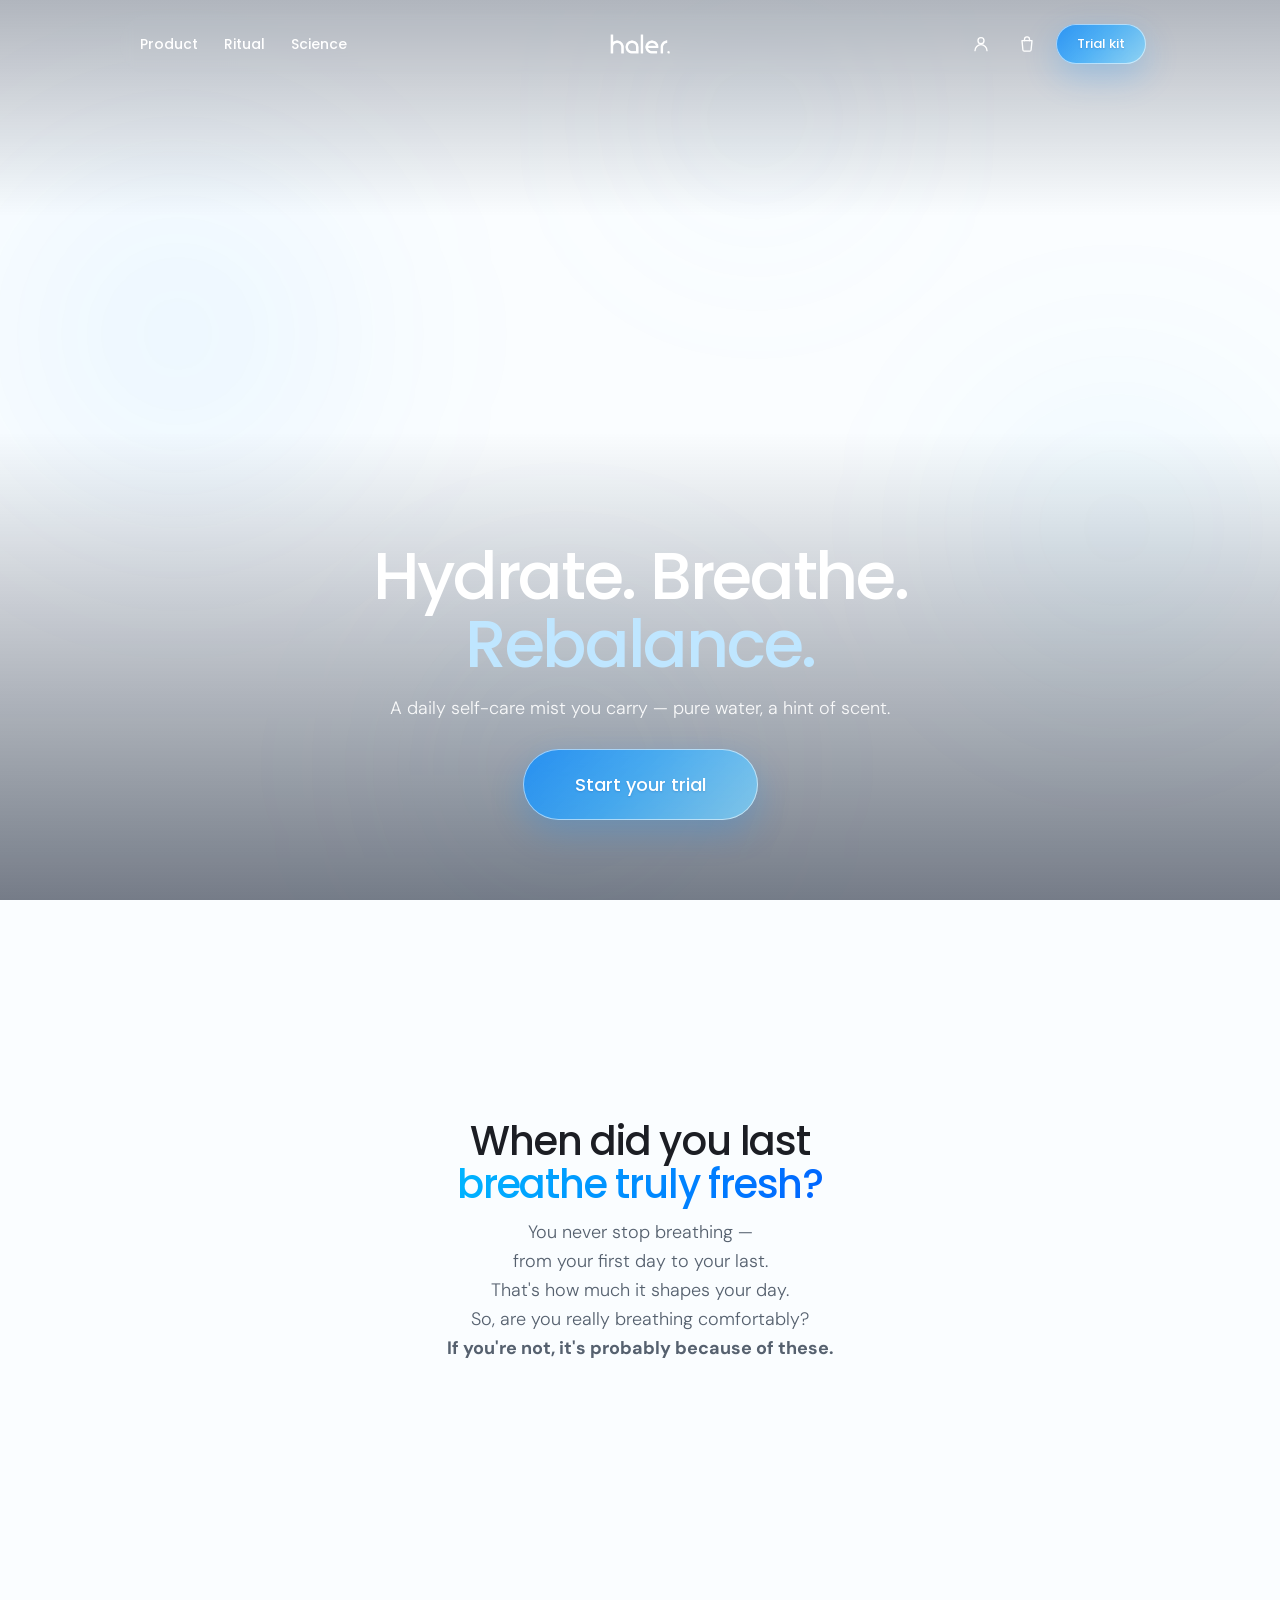
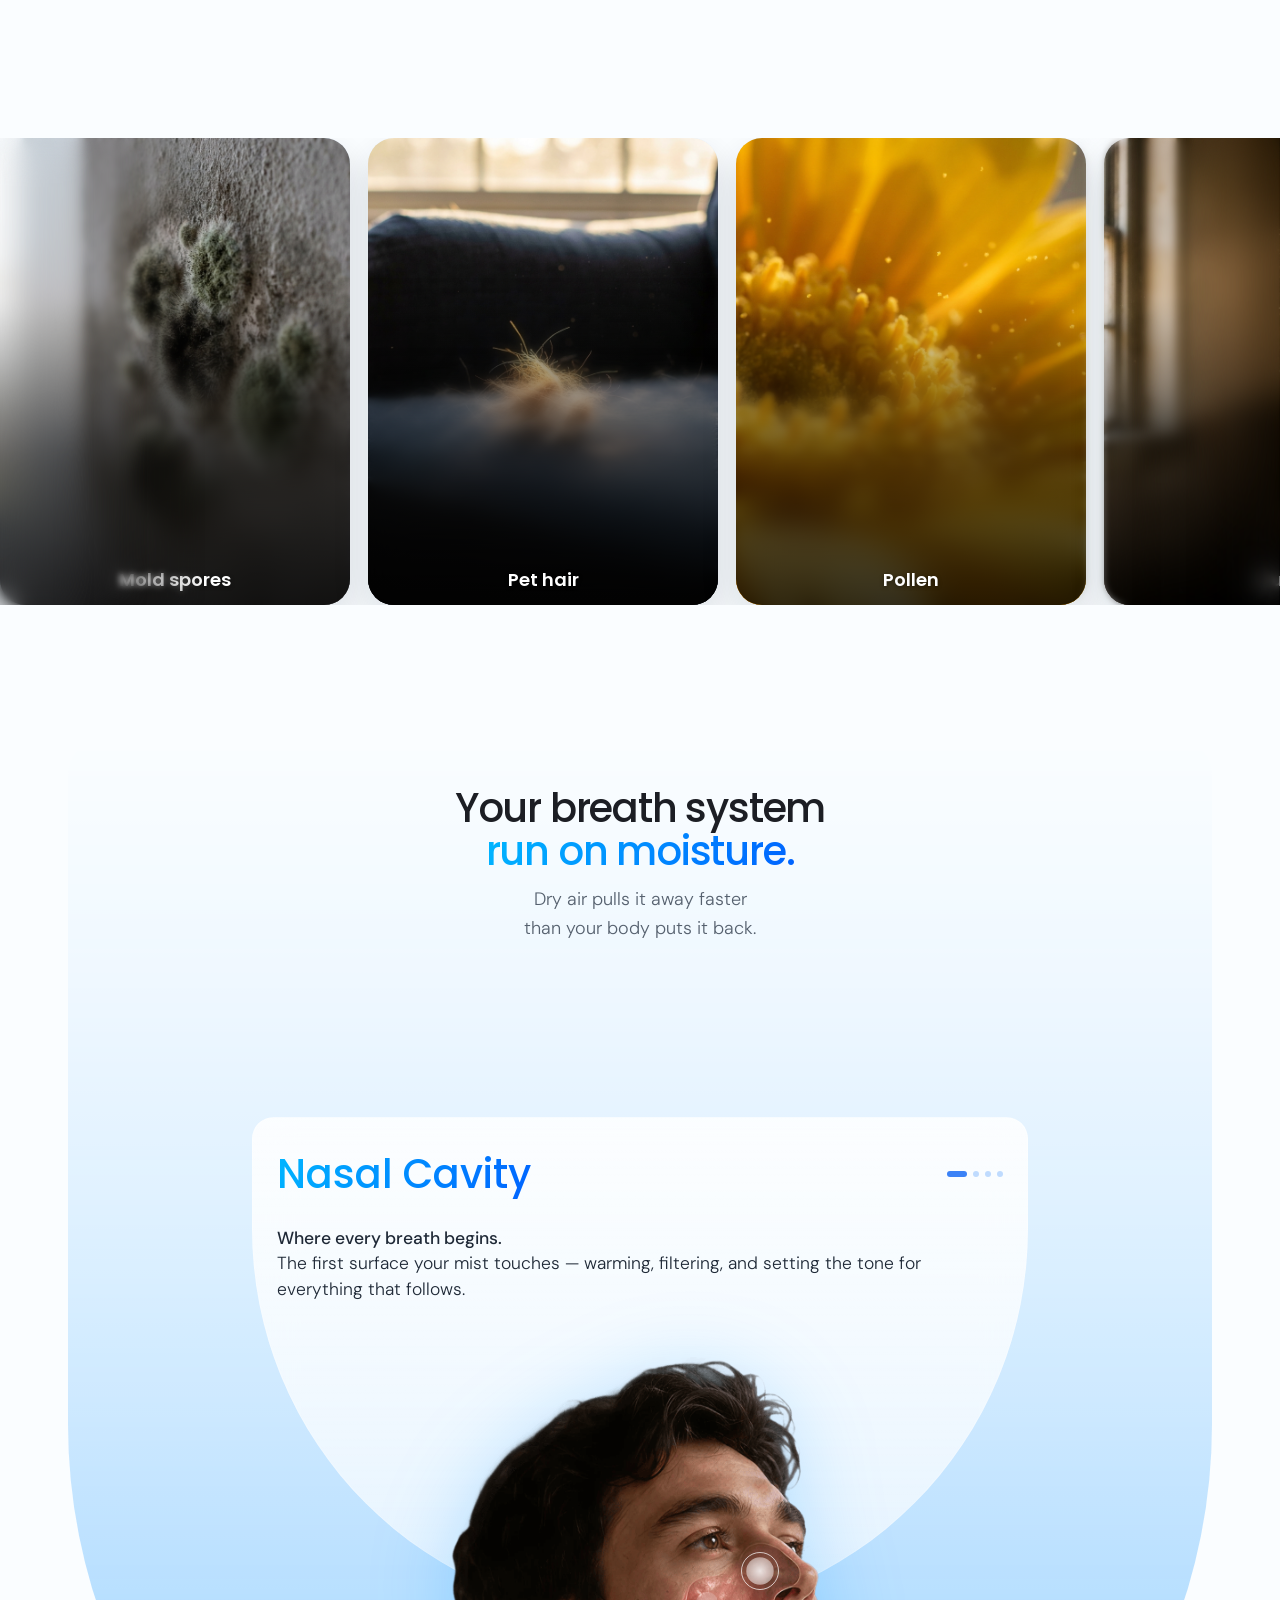
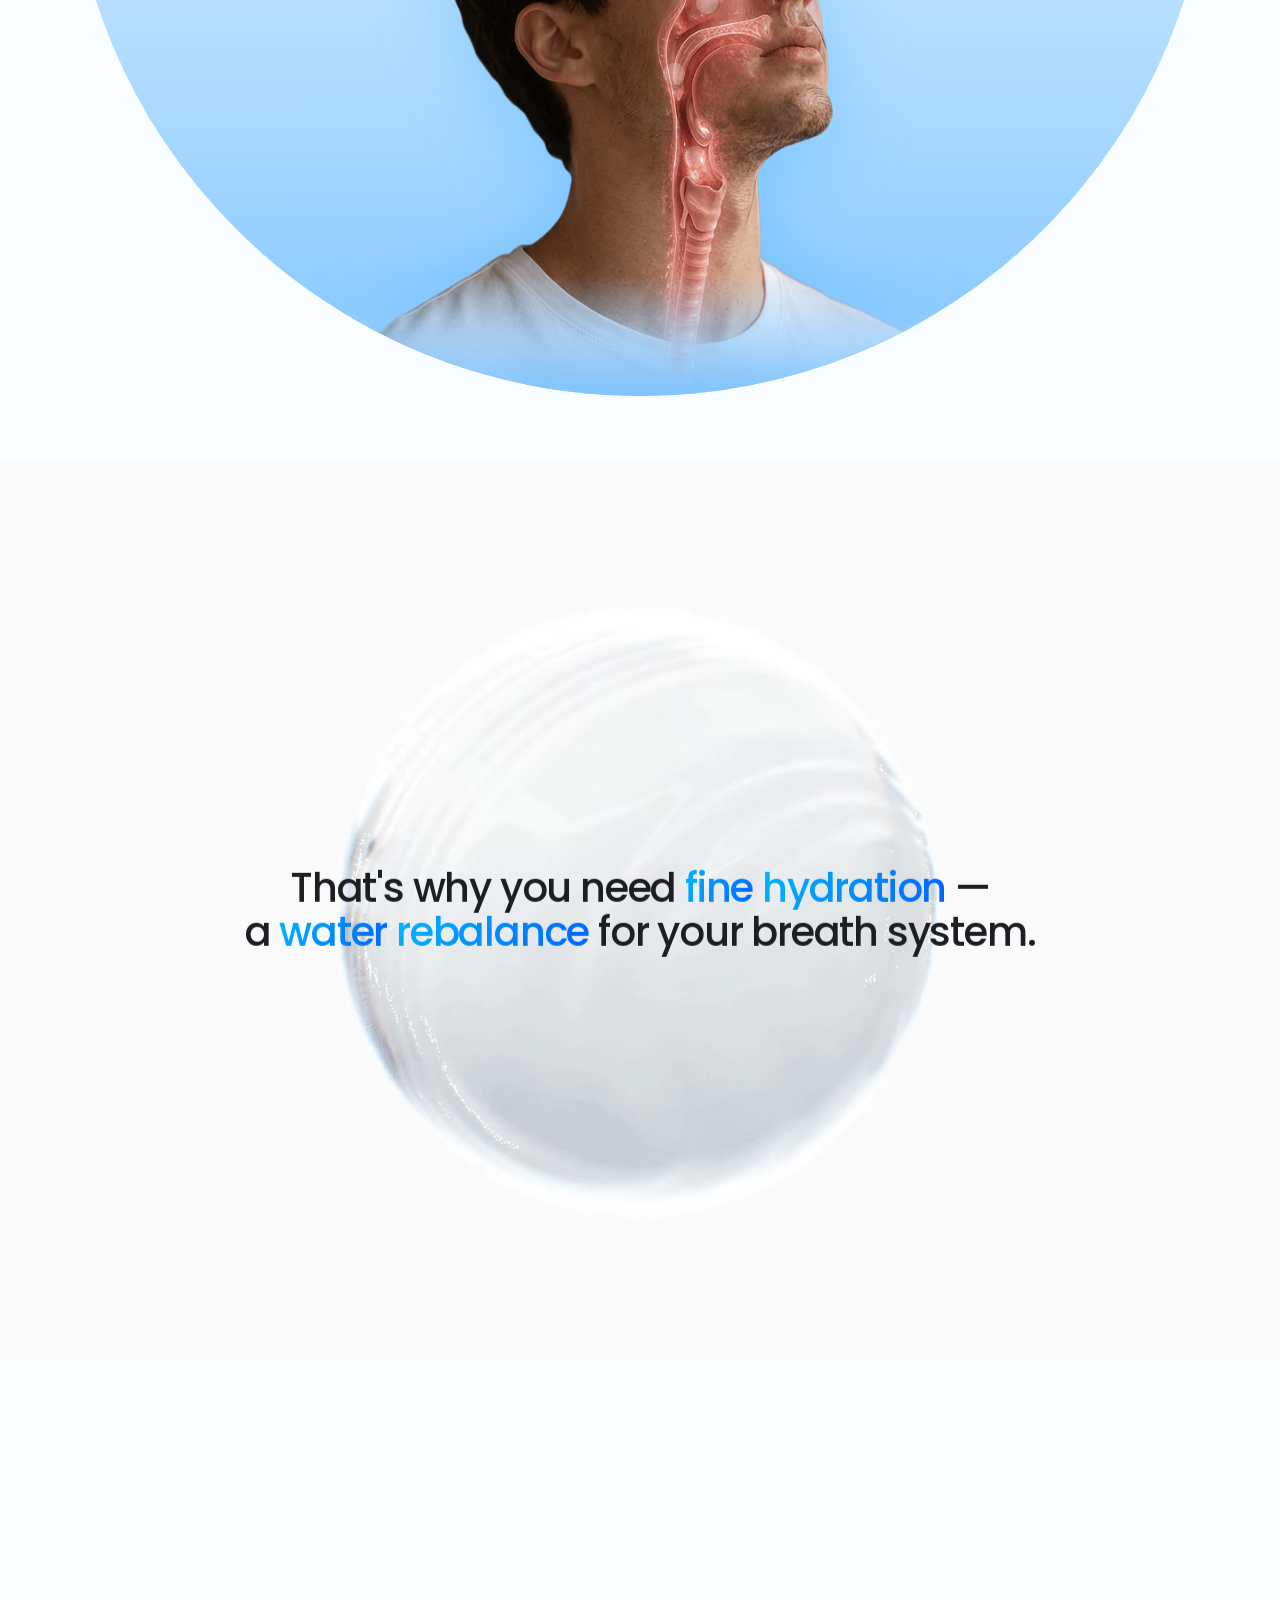
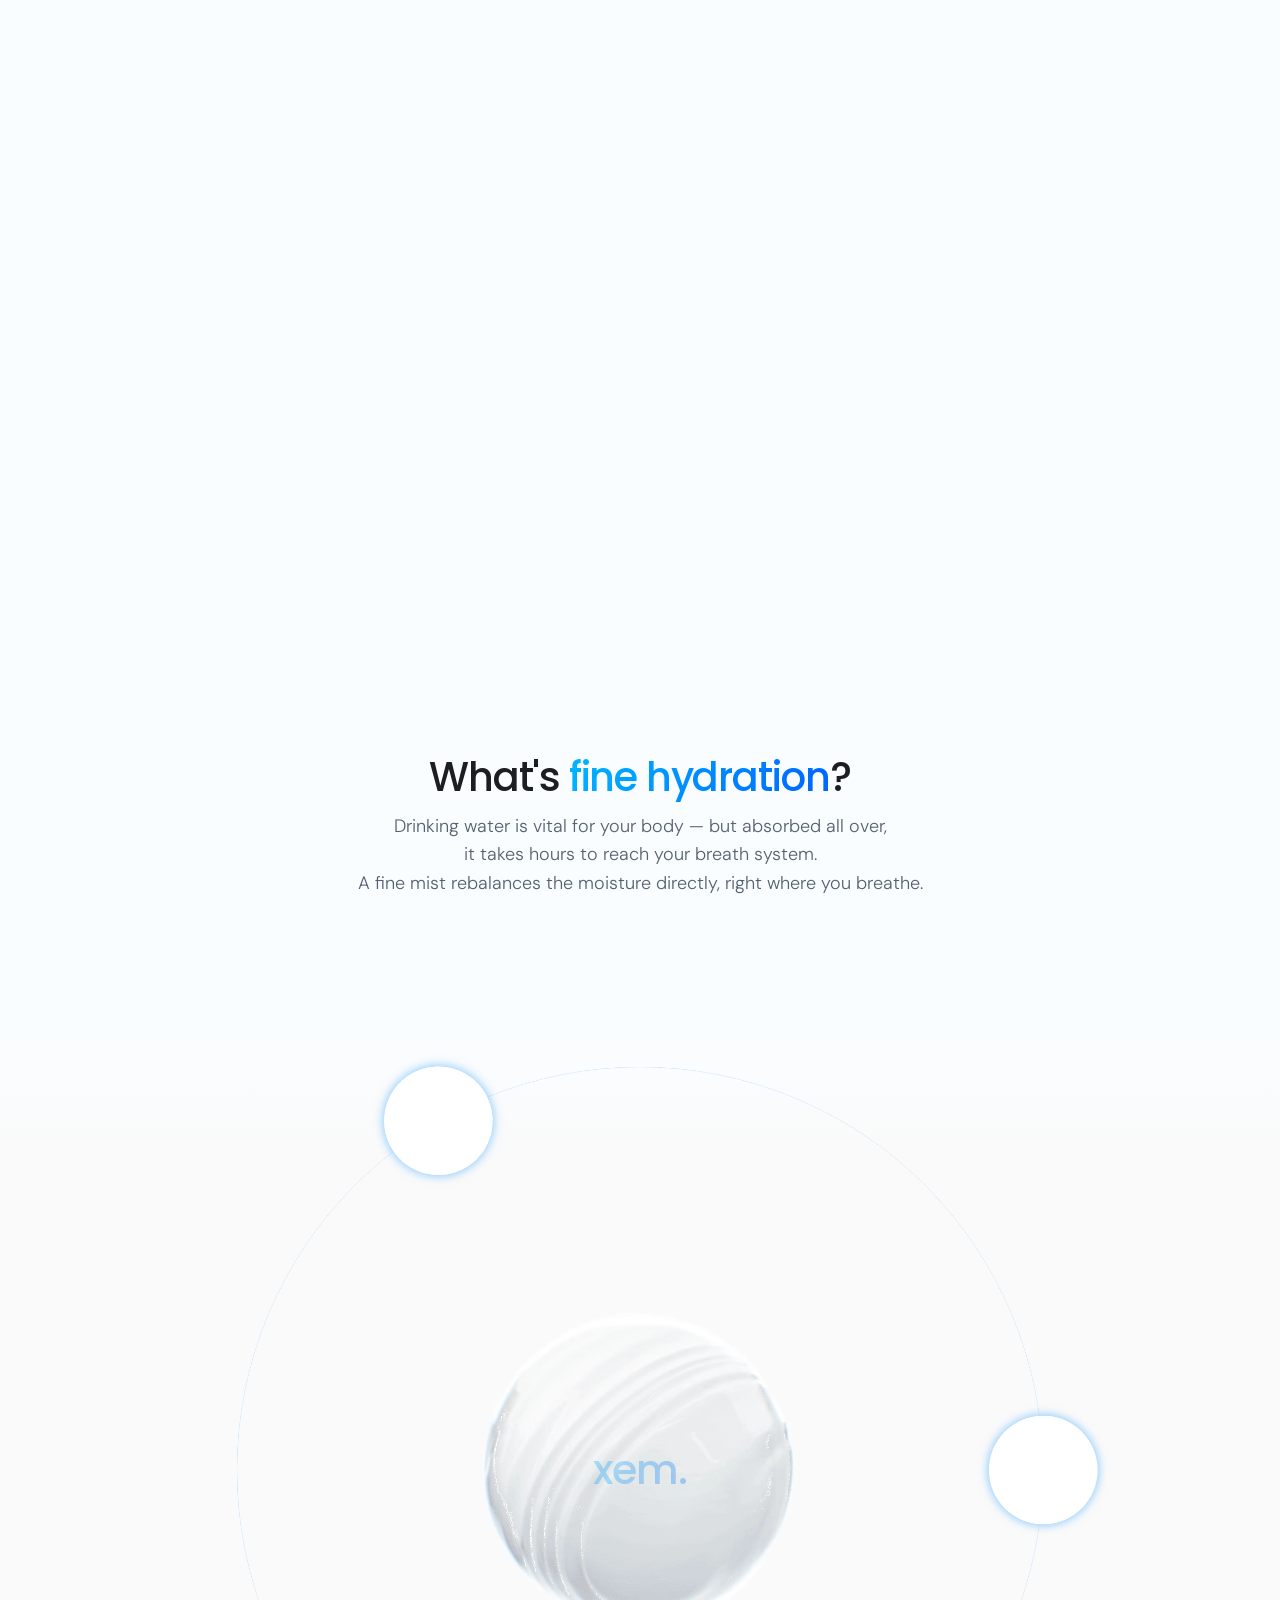
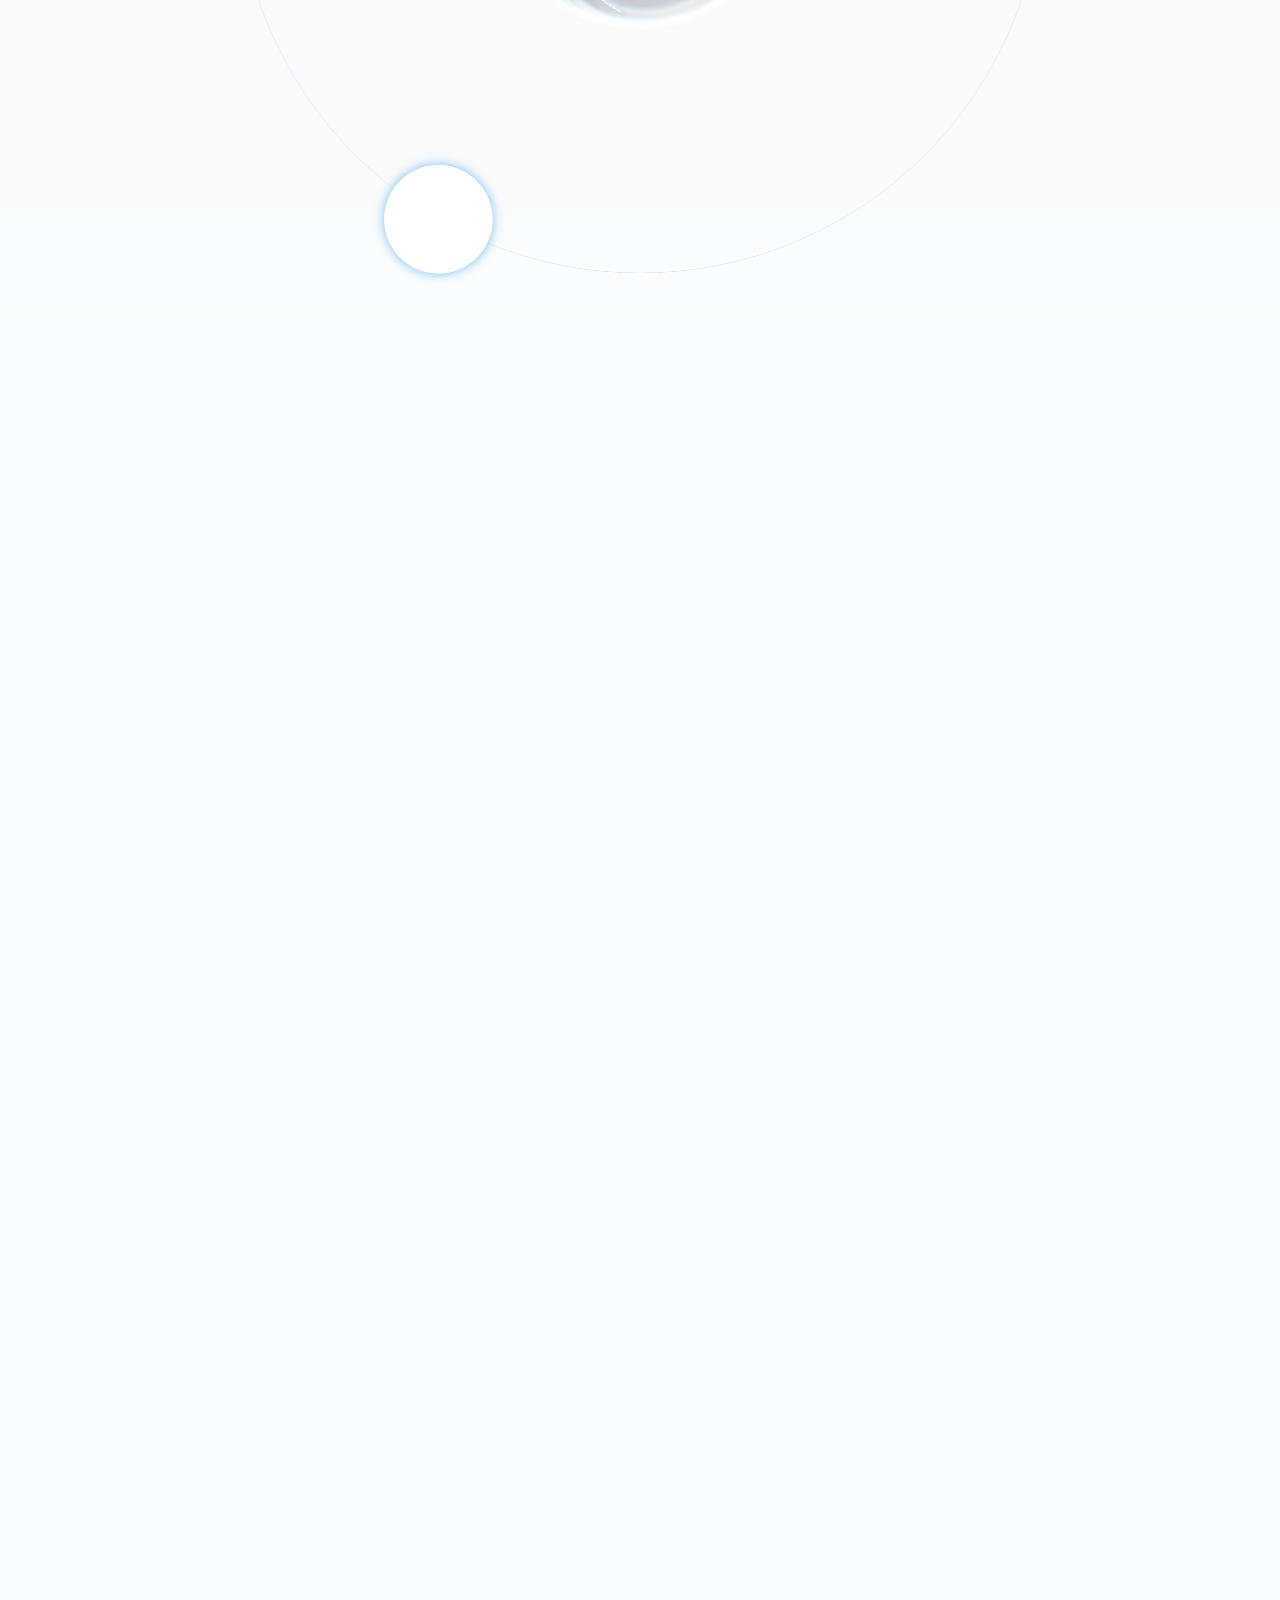
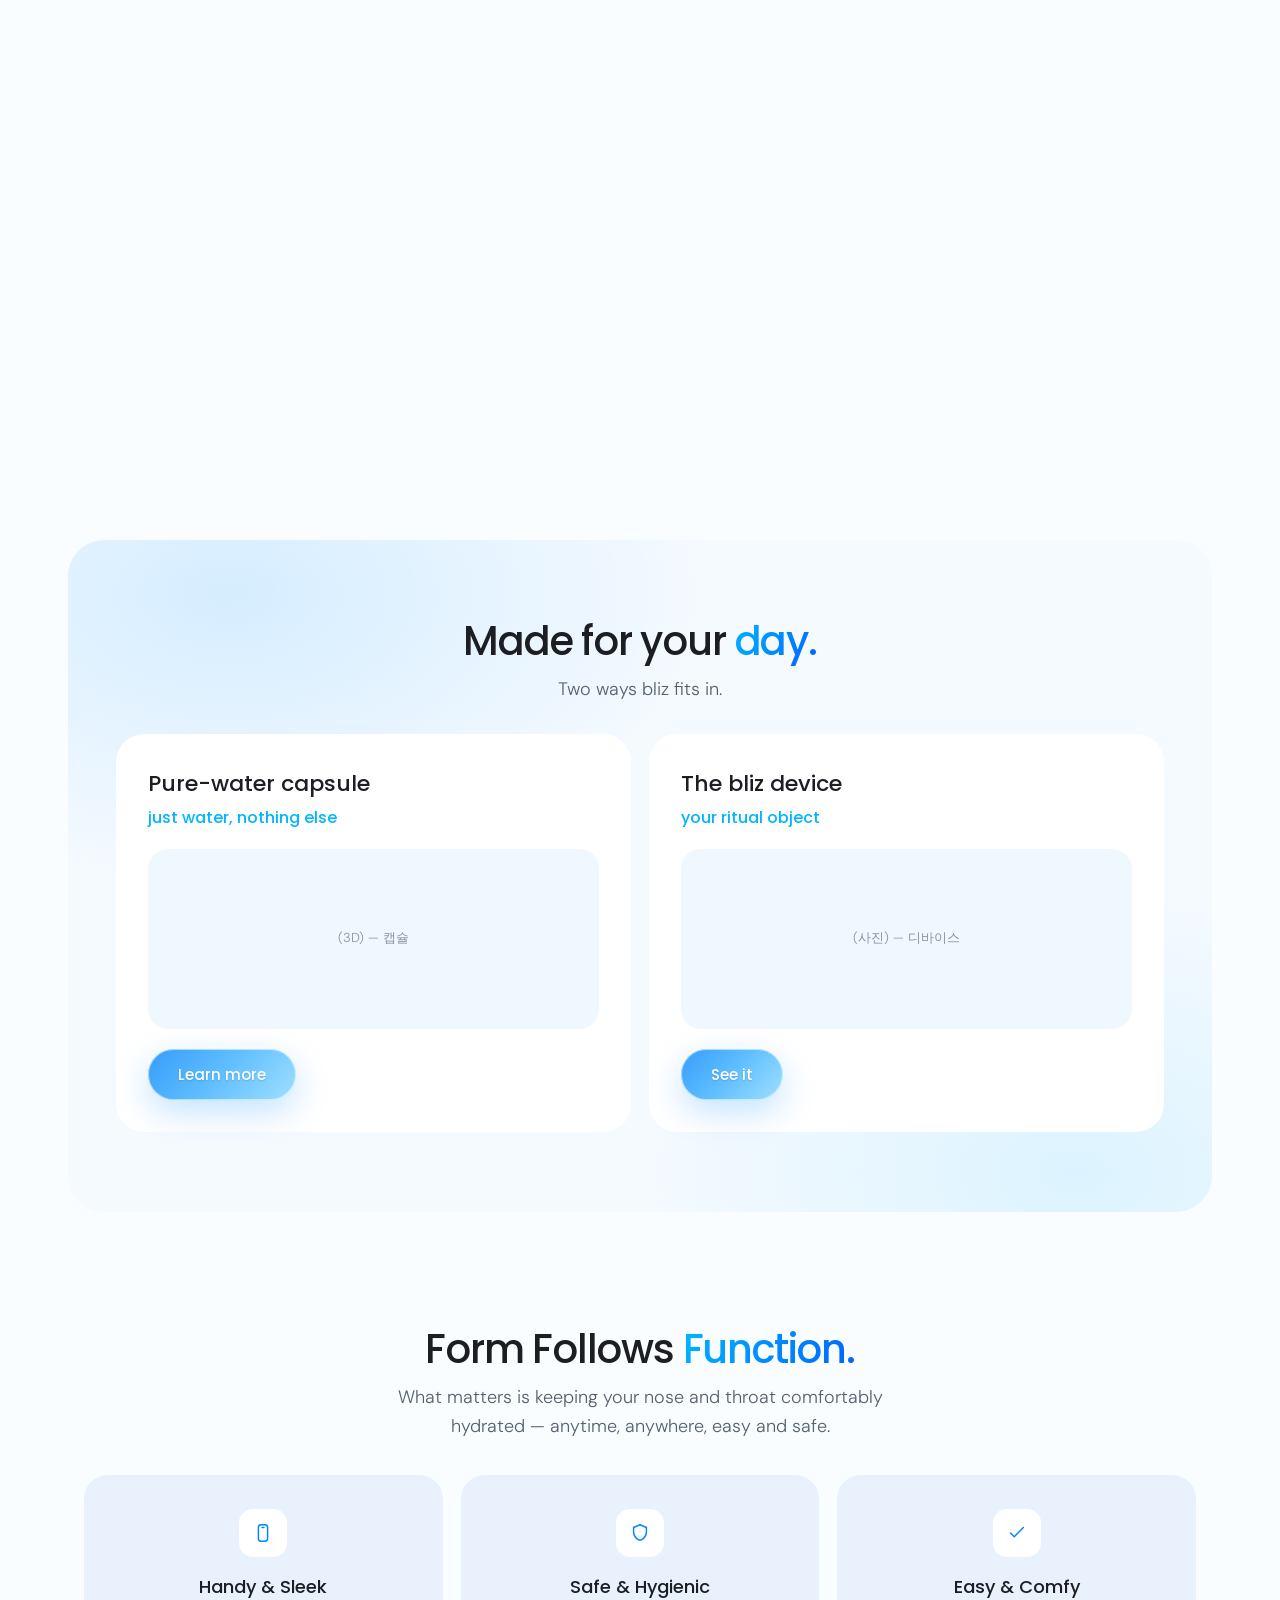
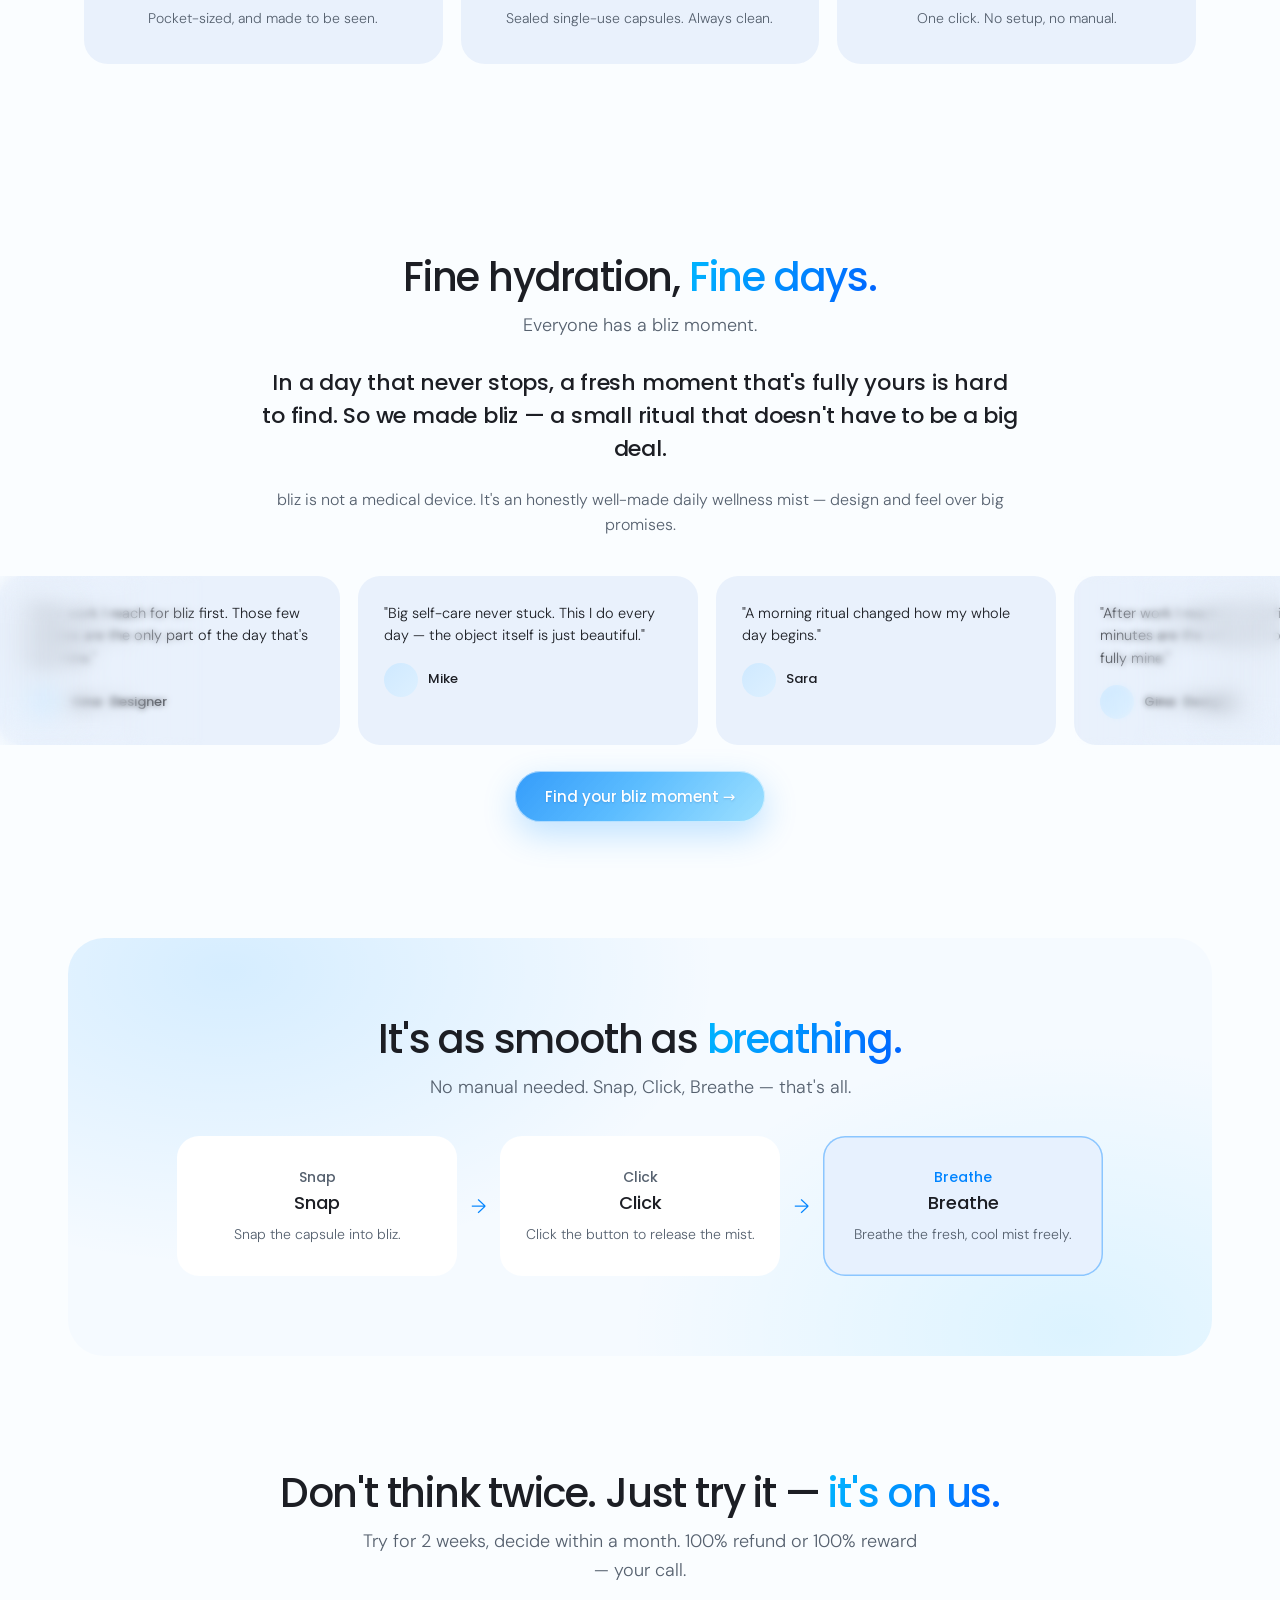
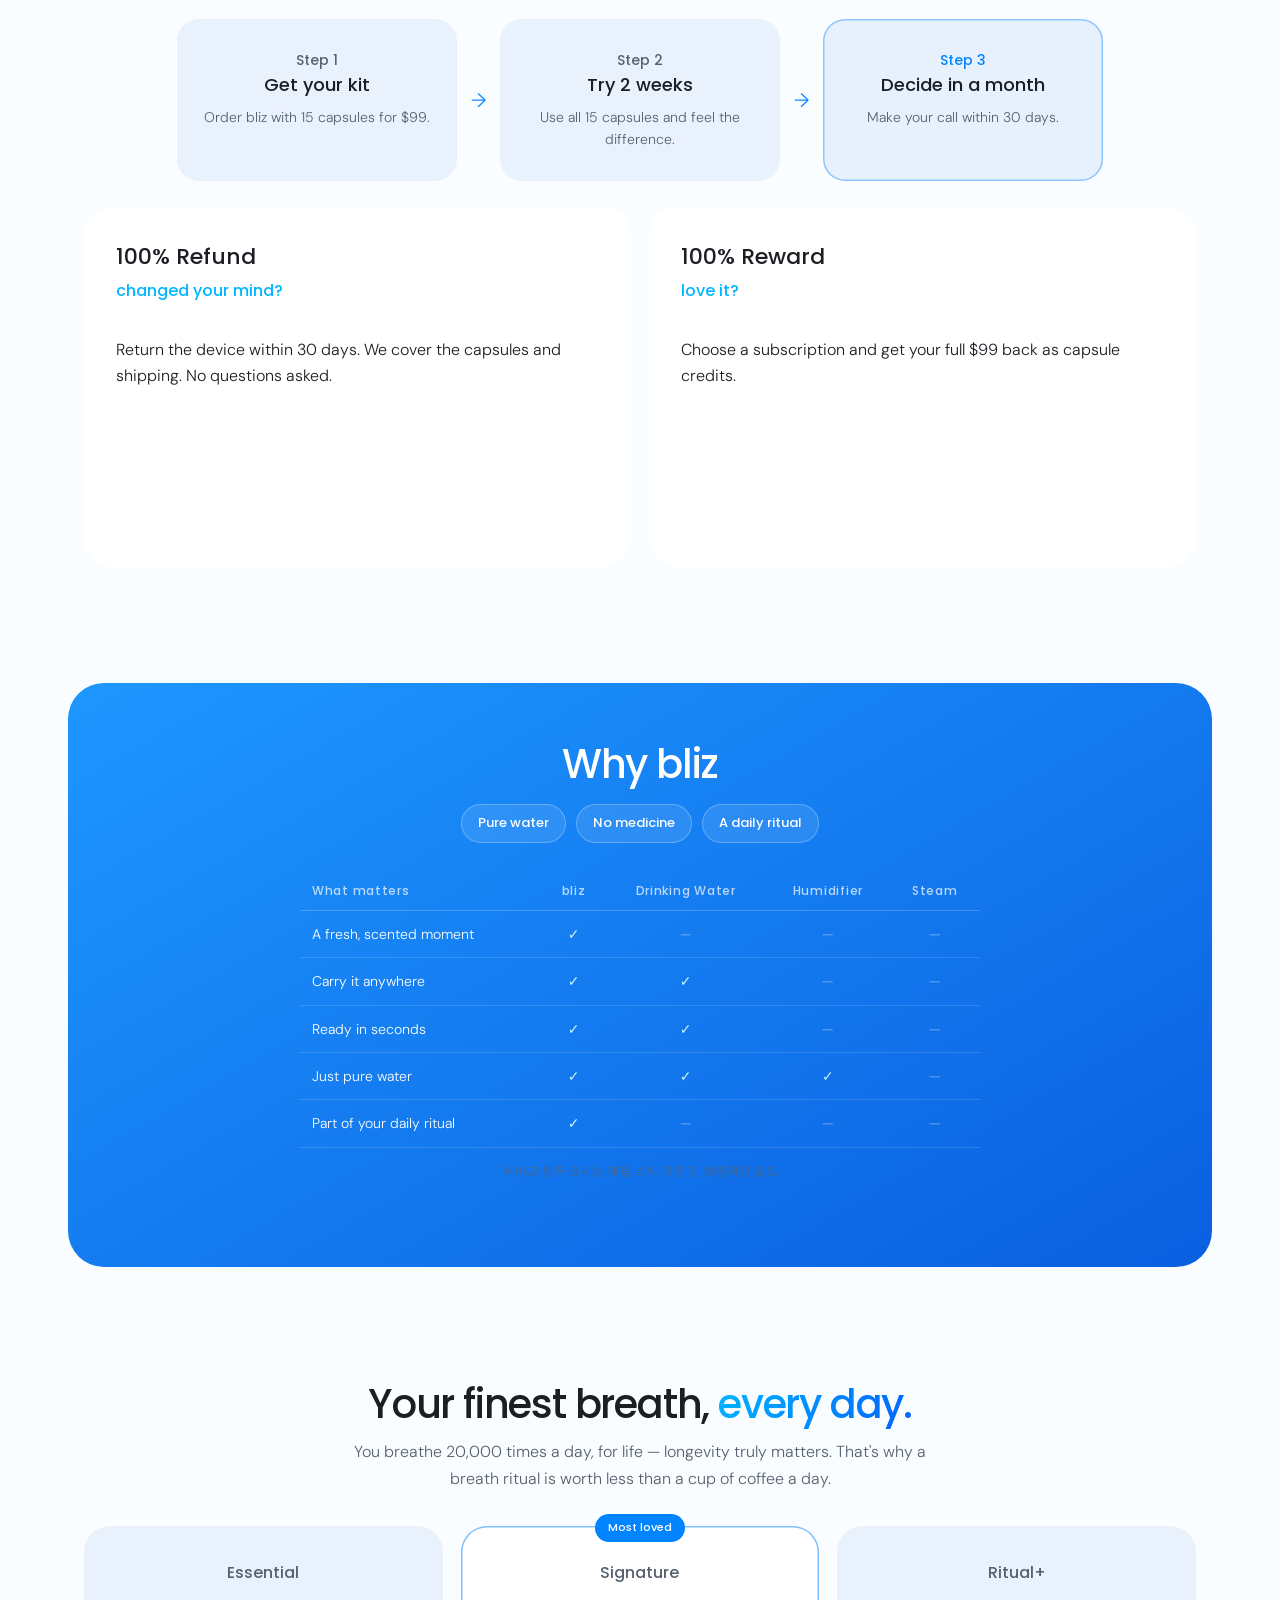
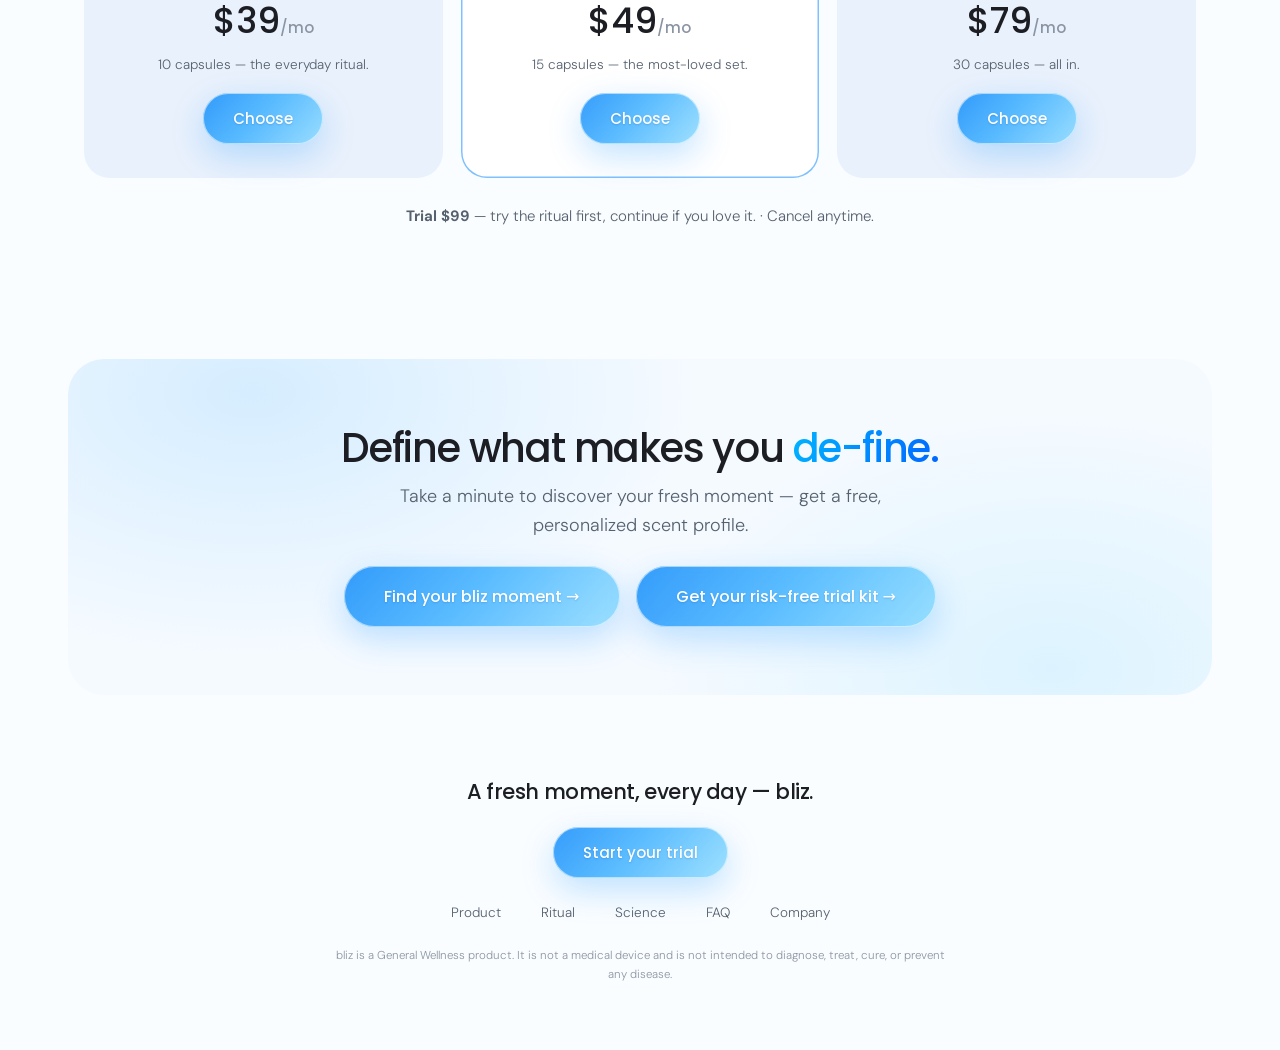
<file: index.html>
<!doctype html><html lang="en"><head><meta charset="utf-8"><meta name="viewport" content="width=device-width,initial-scale=1,viewport-fit=cover">
<link rel="preconnect" href="https://fonts.googleapis.com"><link rel="preconnect" href="https://fonts.gstatic.com" crossorigin>
<link href="https://fonts.googleapis.com/css2?family=Poppins:wght@300;400;500;600&family=DM+Sans:wght@300;400;500&display=swap" rel="stylesheet">
<link rel="stylesheet" href="blocks_v2.css?v=171">
</head><body>

<div class="bg-orbs" aria-hidden="true"><span class="orb orb--a"></span><span class="orb orb--b"></span><span class="orb orb--c"></span><span class="orb orb--d"></span></div>

<nav class="hl-nav" id="nav"><div class="hl-nav__menu"><a>Product</a><a>Ritual</a><a>Science</a></div><a class="hl-nav__logo"><span class="hl-nav__logoswap"><img class="hl-nav__logo--desk" src="logo-wordmark.png" alt="haler"><img class="hl-nav__logo--sym" src="logo-symbol.png" alt="" aria-hidden="true"></span><img class="hl-nav__logo--mob" src="logo.png" alt="haler"></a><div class="hl-nav__act"><a class="hl-nav__ic" aria-label="My page" title="My page"><svg viewBox="0 0 24 24" width="20" height="20" fill="none" stroke="currentColor" stroke-width="1.6" stroke-linecap="round" stroke-linejoin="round"><circle cx="12" cy="8" r="3.6"/><path d="M4.8 20a7.2 7.2 0 0 1 14.4 0"/></svg></a><a class="hl-nav__ic" aria-label="Cart" title="Cart"><svg viewBox="0 0 24 24" width="20" height="20" fill="none" stroke="currentColor" stroke-width="1.6" stroke-linecap="round" stroke-linejoin="round"><path d="M6 8h12l-1.1 11.2a1.6 1.6 0 0 1-1.6 1.4H8.7a1.6 1.6 0 0 1-1.6-1.4z"/><path d="M9 8V6.4a3 3 0 0 1 6 0V8"/></svg></a><button class="gbtn gbtn--sm">Trial kit</button></div><div class="mnav-right"><button class="gbtn gbtn--sm mnav-cta">Start trial</button><button class="mnav-burger" id="burger" aria-label="Menu"><svg viewBox="0 0 24 24" width="16" height="16" fill="none" stroke="currentColor" stroke-width="2" stroke-linecap="round" stroke-linejoin="round"><path d="M6 9l6 6 6-6"/></svg></button></div></nav>

<div class="nav-hotzone" id="hotzone"></div>
<div class="mnav-backdrop" id="mbackdrop"></div>
<div class="mfcta" id="mfcta"><button class="gbtn mfcta__btn">Start your trial</button></div>
<!-- ★ 모바일 하단 탭바 (5탭) — 탭을 누르면 위로 세부 메뉴 패널이 펼쳐짐 -->
<div class="mtab-backdrop" id="mtabBackdrop"></div>
<div class="mtab-panel" id="mtabPanel" role="dialog" aria-modal="true" aria-label="Menu">
  <div class="mtab-panel__in">
    <section class="mtab-pane" data-pane="product">
      <h4 class="mtab-pane__t">Product</h4>
      <a class="mtab-link">The bliz device</a><a class="mtab-link">xem capsules</a><a class="mtab-link">Starter set</a><a class="mtab-link">Accessories</a>
    </section>
    <section class="mtab-pane" data-pane="account">
      <div class="mtab-authed">
        <h4 class="mtab-pane__t">Account</h4>
        <a class="mtab-link">Orders</a><a class="mtab-link">Subscription</a><a class="mtab-link">Addresses</a><a class="mtab-link">Sign out</a>
      </div>
      <div class="mtab-guest">
        <h4 class="mtab-pane__t">Sign in</h4>
        <p class="mtab-pane__d">Track orders and manage your ritual.</p>
        <button class="gbtn mtab-cta">Sign in</button>
        <p class="mtab-signin">New here? <a>Create an account</a></p>
      </div>
    </section>
  </div>
</div>
<nav class="mtab" id="mtab" aria-label="Main">
  <span class="mtab__ind" id="mtabInd" aria-hidden="true"></span>
  <button class="mtab__item" data-pane="home"><svg viewBox="0 0 24 24" width="22" height="22" fill="none" stroke="currentColor" stroke-width="1.6" stroke-linecap="round" stroke-linejoin="round"><path d="M4 10.5 12 4l8 6.5"/><path d="M6 9.8V20h12V9.8"/></svg><span>Home</span></button>
  <button class="mtab__item" data-pane="product"><svg viewBox="0 0 24 24" width="22" height="22" fill="none" stroke="currentColor" stroke-width="1.6" stroke-linecap="round" stroke-linejoin="round"><rect x="4.5" y="7" width="15" height="13" rx="3"/><path d="M9 7V5.6A3 3 0 0 1 15 5.6V7"/></svg><span>Product</span></button>
  <button class="mtab__item mtab__item--cta" data-pane="subscribe"><svg viewBox="0 0 24 24" width="22" height="22" fill="none" stroke="currentColor" stroke-width="1.6" stroke-linecap="round" stroke-linejoin="round"><path d="M20 12a8 8 0 1 1-2.6-5.9"/><path d="M20 4.2V9h-4.8"/></svg><span class="mtab-authed">Subscribe</span><span class="mtab-guest">Trial kit</span></button>
  <button class="mtab__item" data-pane="archive"><svg viewBox="0 0 24 24" width="22" height="22" fill="none" stroke="currentColor" stroke-width="1.6" stroke-linecap="round" stroke-linejoin="round"><path d="M6.5 4h11a1.5 1.5 0 0 1 1.5 1.5V20l-7-3.6L5 20V5.5A1.5 1.5 0 0 1 6.5 4z"/></svg><span>Archive</span></button>
  <button class="mtab__item" data-pane="account"><svg viewBox="0 0 24 24" width="22" height="22" fill="none" stroke="currentColor" stroke-width="1.6" stroke-linecap="round" stroke-linejoin="round"><circle cx="12" cy="8.2" r="3.6"/><path d="M5 20a7 7 0 0 1 14 0"/></svg><span>Account</span></button>
</nav>
<div class="mnav-panel" id="mpanel"><div class="mnav-panel__in"><a class="mnav-link">Product</a><a class="mnav-link">Ritual</a><a class="mnav-link">Science</a><div class="mnav-foot"><span>Instagram</span><span>Support</span><span>Legal</span></div></div></div>

<!-- S1. HERO -->
<section class="hero-v">
  <div class="hero-v__bg"><video src="hero.mp4" autoplay muted loop playsinline preload="auto"></video></div>
  <div class="hero-v__in"><div class="hero-v__box">
    <h1 class="hl-h1 hero-h1-desktop">Hydrate. Breathe. <span class="ac">Rebalance.</span></h1>
    <h1 class="hl-h1 hero-h1-mobile">Hydrate.<br>Breathe.<br><span class="ac">Rebalance.</span></h1>
    <p class="hero-v__sub">A daily self-care mist you carry — pure water, a hint of scent.</p>
    <div class="hero-v__cta"><button class="gbtn gbtn--xl">Start your trial</button></div>
  </div></div>
</section>

<div class="hl-page">

  <!-- S1b. 훅 문장 (히어로 바로 아래) -->
  <section class="hl-sec hl-sec--hook">
    <h2 class="hl-h2">When did you last<br><span class="ac">breathe truly fresh?</span></h2>
    <p class="hl-sub">You never stop breathing —<br>from your first day to your last.<br>That's how much it shapes your day.<br>So, are you really breathing comfortably?<br><b>If you're not, it's probably because of these.</b></p>
  </section>

  <!-- S2. 문제제기 (실사 이미지 카드 2줄 무한 슬라이드 — 데스크탑은 1번째 줄만 노출) -->
  <section class="hl-sec hl-sec--carousel">
    <div class="hl-marquee">
      <span class="hl-marquee__edge hl-marquee__edge--l" aria-hidden="true"><i></i><i></i><i></i></span><span class="hl-marquee__edge hl-marquee__edge--r" aria-hidden="true"><i></i><i></i><i></i></span>
      <div class="hl-marquee__track">
        <div class="hl-mcard"><img class="hl-mcard__img" src="photos/mold-spores.jpg" alt="Mold spores"><img class="hl-mcard__img hl-mcard__img--b1" src="photos/mold-spores.jpg" alt="" aria-hidden="true"><img class="hl-mcard__img hl-mcard__img--b2" src="photos/mold-spores.jpg" alt="" aria-hidden="true"><img class="hl-mcard__img hl-mcard__img--b3" src="photos/mold-spores.jpg" alt="" aria-hidden="true"><span class="hl-mcard__tone"></span><span class="hl-mcard__label">Mold spores</span></div>
        <div class="hl-mcard"><img class="hl-mcard__img" src="photos/pet-hair.jpg" alt="Pet hair"><img class="hl-mcard__img hl-mcard__img--b1" src="photos/pet-hair.jpg" alt="" aria-hidden="true"><img class="hl-mcard__img hl-mcard__img--b2" src="photos/pet-hair.jpg" alt="" aria-hidden="true"><img class="hl-mcard__img hl-mcard__img--b3" src="photos/pet-hair.jpg" alt="" aria-hidden="true"><span class="hl-mcard__tone"></span><span class="hl-mcard__label">Pet hair</span></div>
        <div class="hl-mcard"><img class="hl-mcard__img" src="photos/pollen.jpg" alt="Pollen"><img class="hl-mcard__img hl-mcard__img--b1" src="photos/pollen.jpg" alt="" aria-hidden="true"><img class="hl-mcard__img hl-mcard__img--b2" src="photos/pollen.jpg" alt="" aria-hidden="true"><img class="hl-mcard__img hl-mcard__img--b3" src="photos/pollen.jpg" alt="" aria-hidden="true"><span class="hl-mcard__tone"></span><span class="hl-mcard__label">Pollen</span></div>
        <div class="hl-mcard"><img class="hl-mcard__img" src="photos/dust.jpg" alt="Dust"><img class="hl-mcard__img hl-mcard__img--b1" src="photos/dust.jpg" alt="" aria-hidden="true"><img class="hl-mcard__img hl-mcard__img--b2" src="photos/dust.jpg" alt="" aria-hidden="true"><img class="hl-mcard__img hl-mcard__img--b3" src="photos/dust.jpg" alt="" aria-hidden="true"><span class="hl-mcard__tone"></span><span class="hl-mcard__label">Dust</span></div>
        <div class="hl-mcard"><img class="hl-mcard__img" src="photos/fine-dust.jpg" alt="Fine dust"><img class="hl-mcard__img hl-mcard__img--b1" src="photos/fine-dust.jpg" alt="" aria-hidden="true"><img class="hl-mcard__img hl-mcard__img--b2" src="photos/fine-dust.jpg" alt="" aria-hidden="true"><img class="hl-mcard__img hl-mcard__img--b3" src="photos/fine-dust.jpg" alt="" aria-hidden="true"><span class="hl-mcard__tone"></span><span class="hl-mcard__label">Fine dust</span></div>
        <div class="hl-mcard" aria-hidden="true"><img class="hl-mcard__img" src="photos/mold-spores.jpg" alt=""><img class="hl-mcard__img hl-mcard__img--b1" src="photos/mold-spores.jpg" alt="" aria-hidden="true"><img class="hl-mcard__img hl-mcard__img--b2" src="photos/mold-spores.jpg" alt="" aria-hidden="true"><img class="hl-mcard__img hl-mcard__img--b3" src="photos/mold-spores.jpg" alt="" aria-hidden="true"><span class="hl-mcard__tone"></span><span class="hl-mcard__label">Mold spores</span></div>
        <div class="hl-mcard" aria-hidden="true"><img class="hl-mcard__img" src="photos/pet-hair.jpg" alt=""><img class="hl-mcard__img hl-mcard__img--b1" src="photos/pet-hair.jpg" alt="" aria-hidden="true"><img class="hl-mcard__img hl-mcard__img--b2" src="photos/pet-hair.jpg" alt="" aria-hidden="true"><img class="hl-mcard__img hl-mcard__img--b3" src="photos/pet-hair.jpg" alt="" aria-hidden="true"><span class="hl-mcard__tone"></span><span class="hl-mcard__label">Pet hair</span></div>
        <div class="hl-mcard" aria-hidden="true"><img class="hl-mcard__img" src="photos/pollen.jpg" alt=""><img class="hl-mcard__img hl-mcard__img--b1" src="photos/pollen.jpg" alt="" aria-hidden="true"><img class="hl-mcard__img hl-mcard__img--b2" src="photos/pollen.jpg" alt="" aria-hidden="true"><img class="hl-mcard__img hl-mcard__img--b3" src="photos/pollen.jpg" alt="" aria-hidden="true"><span class="hl-mcard__tone"></span><span class="hl-mcard__label">Pollen</span></div>
        <div class="hl-mcard" aria-hidden="true"><img class="hl-mcard__img" src="photos/dust.jpg" alt=""><img class="hl-mcard__img hl-mcard__img--b1" src="photos/dust.jpg" alt="" aria-hidden="true"><img class="hl-mcard__img hl-mcard__img--b2" src="photos/dust.jpg" alt="" aria-hidden="true"><img class="hl-mcard__img hl-mcard__img--b3" src="photos/dust.jpg" alt="" aria-hidden="true"><span class="hl-mcard__tone"></span><span class="hl-mcard__label">Dust</span></div>
        <div class="hl-mcard" aria-hidden="true"><img class="hl-mcard__img" src="photos/fine-dust.jpg" alt=""><img class="hl-mcard__img hl-mcard__img--b1" src="photos/fine-dust.jpg" alt="" aria-hidden="true"><img class="hl-mcard__img hl-mcard__img--b2" src="photos/fine-dust.jpg" alt="" aria-hidden="true"><img class="hl-mcard__img hl-mcard__img--b3" src="photos/fine-dust.jpg" alt="" aria-hidden="true"><span class="hl-mcard__tone"></span><span class="hl-mcard__label">Fine dust</span></div>
      </div>
      <div class="hl-marquee__track hl-marquee__track--b">
        <div class="hl-mcard"><img class="hl-mcard__img" src="photos/exhaust.jpg" alt="Exhaust fumes"><img class="hl-mcard__img hl-mcard__img--b1" src="photos/exhaust.jpg" alt="" aria-hidden="true"><img class="hl-mcard__img hl-mcard__img--b2" src="photos/exhaust.jpg" alt="" aria-hidden="true"><img class="hl-mcard__img hl-mcard__img--b3" src="photos/exhaust.jpg" alt="" aria-hidden="true"><span class="hl-mcard__tone"></span><span class="hl-mcard__label">Exhaust fumes</span></div>
        <div class="hl-mcard"><img class="hl-mcard__img" src="photos/wildfire-smoke.jpg" alt="Wildfire smoke"><img class="hl-mcard__img hl-mcard__img--b1" src="photos/wildfire-smoke.jpg" alt="" aria-hidden="true"><img class="hl-mcard__img hl-mcard__img--b2" src="photos/wildfire-smoke.jpg" alt="" aria-hidden="true"><img class="hl-mcard__img hl-mcard__img--b3" src="photos/wildfire-smoke.jpg" alt="" aria-hidden="true"><span class="hl-mcard__tone"></span><span class="hl-mcard__label">Wildfire smoke</span></div>
        <div class="hl-mcard"><img class="hl-mcard__img" src="photos/house-dust.jpg" alt="House dust"><img class="hl-mcard__img hl-mcard__img--b1" src="photos/house-dust.jpg" alt="" aria-hidden="true"><img class="hl-mcard__img hl-mcard__img--b2" src="photos/house-dust.jpg" alt="" aria-hidden="true"><img class="hl-mcard__img hl-mcard__img--b3" src="photos/house-dust.jpg" alt="" aria-hidden="true"><span class="hl-mcard__tone"></span><span class="hl-mcard__label">House dust</span></div>
        <div class="hl-mcard"><img class="hl-mcard__img" src="photos/pine-pollen.jpg" alt="Pine pollen"><img class="hl-mcard__img hl-mcard__img--b1" src="photos/pine-pollen.jpg" alt="" aria-hidden="true"><img class="hl-mcard__img hl-mcard__img--b2" src="photos/pine-pollen.jpg" alt="" aria-hidden="true"><img class="hl-mcard__img hl-mcard__img--b3" src="photos/pine-pollen.jpg" alt="" aria-hidden="true"><span class="hl-mcard__tone"></span><span class="hl-mcard__label">Pine pollen</span></div>
        <div class="hl-mcard"><img class="hl-mcard__img" src="photos/dry-air.jpg" alt="Dry air"><img class="hl-mcard__img hl-mcard__img--b1" src="photos/dry-air.jpg" alt="" aria-hidden="true"><img class="hl-mcard__img hl-mcard__img--b2" src="photos/dry-air.jpg" alt="" aria-hidden="true"><img class="hl-mcard__img hl-mcard__img--b3" src="photos/dry-air.jpg" alt="" aria-hidden="true"><span class="hl-mcard__tone"></span><span class="hl-mcard__label">Dry air</span></div>
        <div class="hl-mcard" aria-hidden="true"><img class="hl-mcard__img" src="photos/exhaust.jpg" alt=""><img class="hl-mcard__img hl-mcard__img--b1" src="photos/exhaust.jpg" alt="" aria-hidden="true"><img class="hl-mcard__img hl-mcard__img--b2" src="photos/exhaust.jpg" alt="" aria-hidden="true"><img class="hl-mcard__img hl-mcard__img--b3" src="photos/exhaust.jpg" alt="" aria-hidden="true"><span class="hl-mcard__tone"></span><span class="hl-mcard__label">Exhaust fumes</span></div>
        <div class="hl-mcard" aria-hidden="true"><img class="hl-mcard__img" src="photos/wildfire-smoke.jpg" alt=""><img class="hl-mcard__img hl-mcard__img--b1" src="photos/wildfire-smoke.jpg" alt="" aria-hidden="true"><img class="hl-mcard__img hl-mcard__img--b2" src="photos/wildfire-smoke.jpg" alt="" aria-hidden="true"><img class="hl-mcard__img hl-mcard__img--b3" src="photos/wildfire-smoke.jpg" alt="" aria-hidden="true"><span class="hl-mcard__tone"></span><span class="hl-mcard__label">Wildfire smoke</span></div>
        <div class="hl-mcard" aria-hidden="true"><img class="hl-mcard__img" src="photos/house-dust.jpg" alt=""><img class="hl-mcard__img hl-mcard__img--b1" src="photos/house-dust.jpg" alt="" aria-hidden="true"><img class="hl-mcard__img hl-mcard__img--b2" src="photos/house-dust.jpg" alt="" aria-hidden="true"><img class="hl-mcard__img hl-mcard__img--b3" src="photos/house-dust.jpg" alt="" aria-hidden="true"><span class="hl-mcard__tone"></span><span class="hl-mcard__label">House dust</span></div>
        <div class="hl-mcard" aria-hidden="true"><img class="hl-mcard__img" src="photos/pine-pollen.jpg" alt=""><img class="hl-mcard__img hl-mcard__img--b1" src="photos/pine-pollen.jpg" alt="" aria-hidden="true"><img class="hl-mcard__img hl-mcard__img--b2" src="photos/pine-pollen.jpg" alt="" aria-hidden="true"><img class="hl-mcard__img hl-mcard__img--b3" src="photos/pine-pollen.jpg" alt="" aria-hidden="true"><span class="hl-mcard__tone"></span><span class="hl-mcard__label">Pine pollen</span></div>
        <div class="hl-mcard" aria-hidden="true"><img class="hl-mcard__img" src="photos/dry-air.jpg" alt=""><img class="hl-mcard__img hl-mcard__img--b1" src="photos/dry-air.jpg" alt="" aria-hidden="true"><img class="hl-mcard__img hl-mcard__img--b2" src="photos/dry-air.jpg" alt="" aria-hidden="true"><img class="hl-mcard__img hl-mcard__img--b3" src="photos/dry-air.jpg" alt="" aria-hidden="true"><span class="hl-mcard__tone"></span><span class="hl-mcard__label">Dry air</span></div>
      </div>
    </div>
  </section>

  <!-- S3. 솔루션 — haler.co ANATOMY 섹션 포팅 (인터랙티브 호흡기 카드) -->
  <section class="hl-sec hl-anatomy-sec">
    <div class="hl-anatomy" id="anatomy">
      <div class="hl-anatomy__head">
        <h2 class="hl-h2">Your breath system<br><span class="ac">run on moisture.</span></h2>
        <p class="hl-sub">Dry air pulls it away faster<br>than your body puts it back.</p>
      </div>
      <div class="hl-anatomy__cardwrap">
        <div class="hl-anatomy__card">
          <div class="hl-anatomy__row">
            <h4 class="hl-anatomy__spot" id="anat-title">Nasal Cavity</h4>
            <div class="hl-anatomy__dots" id="anat-dots"></div>
          </div>
          <p class="hl-anatomy__desc" id="anat-desc"></p>
        </div>
      </div>
      <div class="hl-anatomy__figure">
        <img src="img_respiratory.png" alt="Airway anatomy">
        <div class="hl-anatomy__points" id="anat-points"></div>
      </div>
    </div>
  </section>

  <!-- S4+S5a. 시네마틱 조립 씬: 베일 인 → 텍스트 점등 → 베일 아웃 → fine hydration 좌측 이동 → S5 조립 -->
  <section class="bridge-scene" id="bscene">
    <div class="bridge-sticky">
      <div class="bridge-veil" id="bveil">
        <video src="waterball.webm" autoplay muted loop playsinline preload="auto"></video>
      </div>
      <!-- 임팩트 문장 (뷰포트 중앙 오버레이) — 물방울 베일인 → 단어 점등 → 페이드아웃 -->
      <h2 class="hl-h2 bridge-txt" id="bridge">That's why you need <span class="ac" id="fh">fine hydration</span> —<br>a <span class="ac">water rebalance</span> for your breath system.</h2>
    </div>
  </section>

  <!-- S4b. fine hydration 정의 -->
  <section class="hl-sec hl-sec--define">
    <h2 class="hl-h2">What's <span class="ac">fine hydration</span>?</h2>
    <p class="hl-sub">Drinking water is vital for your body — but absorbed all over,<br>it takes hours to reach your breath system.<br>A fine mist rebalances the moisture directly, right where you breathe.</p>
  </section>

  <!-- S4c. 6 micrometer magic → xem (핀 고정 시네마틱) — ①대제목·소제목 순차 베일인 ②물방울 축소 ③xem 텍스트 교대.
       궤도는 영상 박스 밖 오버레이(잘림 방지), JS가 영상과 같은 배율로 함께 축소 -->
  <section class="hl-sec-magic-scene" id="magicScene">
    <div class="hl-sec-magic-sticky">
      <div class="hl-sec-magic__bg" id="magicBg">
        <video src="waterball.webm" autoplay muted loop playsinline preload="auto"></video>
      </div>
      <div class="hl-sec-magic__orbitwrap" id="magicOrbitWrap">
        <span class="hl-sec-magic__ring"></span>
        <div class="hl-sec-magic__orbit"><span class="hl-sec-magic__orb hl-sec-magic__orb--1"></span><span class="hl-sec-magic__orb hl-sec-magic__orb--2"></span><span class="hl-sec-magic__orb hl-sec-magic__orb--3"></span></div>
      </div>
      <div class="hl-sec-magic__label" id="magicLabel">xem.</div>
      <div class="hl-sec-magic__in" id="magicIn1">
        <h2 class="hl-h2">6 micrometer <span class="ac">magic.</span></h2>
        <p class="hl-sub">Cloudy, soft, and delicate 6-micrometer mist particles deliver moisture directly to your nose and throat, keeping it hydrated.</p>
        <div class="hl-cta"><button class="gbtn">Learn more</button></div>
      </div>
      <div class="hl-sec-magic__in hl-sec-magic__in--b" id="magicIn2">
        <h2 class="hl-h2">a formula for<br><span class="ac">breath hydration</span></h2>
        <p class="hl-sub">Breath care doesn't need fancy ingredients.<br>Just water at a concentration close to your body's own —<br>and only what keeps it that way.</p>
        <div class="hl-cta"><button class="gbtn">Learn more</button></div>
      </div>
    </div>
  </section>

  <!-- S5b. 제품 (2업 — 캡슐/디바이스) -->
  <section class="hl-block hl-block--airy">
    <h2 class="hl-h2">Made for your <span class="ac">day.</span></h2>
    <p class="hl-sub">Two ways bliz fits in.</p>
    <div class="hl-twoup">
      <div class="hl-bigcard"><h4>Pure-water capsule</h4><p class="lead">just water, nothing else</p><div class="hl-bigcard__media">(3D) — 캡슐</div><button class="gbtn">Learn more</button></div>
      <div class="hl-bigcard"><h4>The bliz device</h4><p class="lead">your ritual object</p><div class="hl-bigcard__media">(사진) — 디바이스</div><button class="gbtn">See it</button></div>
    </div>
  </section>

  <!-- S6. 디자인 -->
  <section class="hl-sec">
    <h2 class="hl-h2">Form Follows <span class="ac">Function.</span></h2>
    <p class="hl-sub">What matters is keeping your nose and throat comfortably hydrated — anytime, anywhere, easy and safe.</p>
    <div class="hl-value3">
      <div class="hl-vcard"><div class="hl-vcard__ic"><svg viewBox="0 0 24 24" fill="none" stroke="currentColor" stroke-width="1.6"><rect x="7" y="3" width="10" height="18" rx="3"/><path d="M11 6h2" stroke-linecap="round"/></svg></div><h4>Handy &amp; Sleek</h4><p>Pocket-sized, and made to be seen.</p></div>
      <div class="hl-vcard"><div class="hl-vcard__ic"><svg viewBox="0 0 24 24" fill="none" stroke="currentColor" stroke-width="1.6"><path d="M12 3l7 3v5c0 4.5-3 7.5-7 9-4-1.5-7-4.5-7-9V6z" stroke-linejoin="round"/></svg></div><h4>Safe &amp; Hygienic</h4><p>Sealed single-use capsules. Always clean.</p></div>
      <div class="hl-vcard"><div class="hl-vcard__ic"><svg viewBox="0 0 24 24" fill="none" stroke="currentColor" stroke-width="1.6"><path d="M5 12l4 4 10-10" stroke-linecap="round" stroke-linejoin="round"/></svg></div><h4>Easy &amp; Comfy</h4><p>One click. No setup, no manual.</p></div>
    </div>
  </section>

  <!-- S7. 가이드 + 증언 -->
  <section class="hl-sec">
    <h2 class="hl-h2">Fine hydration, <span class="ac">Fine days.</span></h2>
    <p class="hl-sub">Everyone has a bliz moment.</p>
    <div class="hl-guide">
      <p class="hl-guide__empathy">In a day that never stops, a fresh moment that's fully yours is hard to find. So we made bliz — a small ritual that doesn't have to be a big deal.</p>
      <p class="hl-guide__auth">bliz is not a medical device. It's an honestly well-made daily wellness mist — design and feel over big promises.</p>
    </div>
    <div class="hl-marquee hl-marquee--testi">
      <span class="hl-marquee__edge hl-marquee__edge--l" aria-hidden="true"><i></i><i></i><i></i></span><span class="hl-marquee__edge hl-marquee__edge--r" aria-hidden="true"><i></i><i></i><i></i></span>
      <div class="hl-marquee__track">
        <div class="hl-tcard"><p>"After work I reach for bliz first. Those few minutes are the only part of the day that's fully mine."</p><div class="who"><span class="av"></span><span class="nm">Gina · Designer</span></div></div>
        <div class="hl-tcard"><p>"Big self-care never stuck. This I do every day — the object itself is just beautiful."</p><div class="who"><span class="av"></span><span class="nm">Mike</span></div></div>
        <div class="hl-tcard"><p>"A morning ritual changed how my whole day begins."</p><div class="who"><span class="av"></span><span class="nm">Sara</span></div></div>
        <div class="hl-tcard" aria-hidden="true"><p>"After work I reach for bliz first. Those few minutes are the only part of the day that's fully mine."</p><div class="who"><span class="av"></span><span class="nm">Gina · Designer</span></div></div>
        <div class="hl-tcard" aria-hidden="true"><p>"Big self-care never stuck. This I do every day — the object itself is just beautiful."</p><div class="who"><span class="av"></span><span class="nm">Mike</span></div></div>
        <div class="hl-tcard" aria-hidden="true"><p>"A morning ritual changed how my whole day begins."</p><div class="who"><span class="av"></span><span class="nm">Sara</span></div></div>
      </div>
    </div>
    <div style="margin-top:26px"><button class="gbtn">Find your bliz moment →</button></div>
  </section>

  <!-- S8. 사용방법 -->
  <section class="hl-block hl-block--airy">
    <h2 class="hl-h2">It's as smooth as <span class="ac">breathing.</span></h2>
    <p class="hl-sub">No manual needed. Snap, Click, Breathe — that's all.</p>
    <div class="hl-steps">
      <div class="hl-step"><p class="hl-step__n">Snap</p><h4>Snap</h4><p>Snap the capsule into bliz.</p></div>
      <div class="hl-arrow">→</div>
      <div class="hl-step"><p class="hl-step__n">Click</p><h4>Click</h4><p>Click the button to release the mist.</p></div>
      <div class="hl-arrow">→</div>
      <div class="hl-step hl-step--last"><p class="hl-step__n">Breathe</p><h4>Breathe</h4><p>Breathe the fresh, cool mist freely.</p></div>
    </div>
  </section>

  <!-- S9. 트라이얼 키트 -->
  <section class="hl-sec" id="trialSec">
    <h2 class="hl-h2">Don't think twice. Just try it — <span class="ac">it's on us.</span></h2>
    <p class="hl-sub">Try for 2 weeks, decide within a month. 100% refund or 100% reward — your call.</p>
    <div class="hl-steps">
      <div class="hl-step"><p class="hl-step__n">Step 1</p><h4>Get your kit</h4><p>Order bliz with 15 capsules for $99.</p></div>
      <div class="hl-arrow">→</div>
      <div class="hl-step"><p class="hl-step__n">Step 2</p><h4>Try 2 weeks</h4><p>Use all 15 capsules and feel the difference.</p></div>
      <div class="hl-arrow">→</div>
      <div class="hl-step hl-step--last"><p class="hl-step__n">Step 3</p><h4>Decide in a month</h4><p>Make your call within 30 days.</p></div>
    </div>
    <div class="hl-twoup" style="margin-top:26px">
      <div class="hl-bigcard"><h4>100% Refund</h4><p class="lead">changed your mind?</p><p>Return the device within 30 days. We cover the capsules and shipping. No questions asked.</p></div>
      <div class="hl-bigcard"><h4>100% Reward</h4><p class="lead">love it?</p><p>Choose a subscription and get your full $99 back as capsule credits.</p></div>
    </div>
  </section>

  <!-- S10. Why bliz (비교표 — 감각·향·휴대·의식 축) -->
  <section class="hl-block hl-block--point">
    <h2 class="hl-h2">Why bliz</h2>
    <div class="hl-pchips"><span class="hl-pchip">Pure water</span><span class="hl-pchip">No medicine</span><span class="hl-pchip">A daily ritual</span></div>
    <table class="hl-cmp"><thead><tr><th>What matters</th><th style="text-align:center">bliz</th><th style="text-align:center">Drinking Water</th><th style="text-align:center">Humidifier</th><th style="text-align:center">Steam</th></tr></thead><tbody>
      <tr><td>A fresh, scented moment</td><td class="yes">✓</td><td class="no">—</td><td class="no">—</td><td class="no">—</td></tr>
      <tr><td>Carry it anywhere</td><td class="yes">✓</td><td class="yes">✓</td><td class="no">—</td><td class="no">—</td></tr>
      <tr><td>Ready in seconds</td><td class="yes">✓</td><td class="yes">✓</td><td class="no">—</td><td class="no">—</td></tr>
      <tr><td>Just pure water</td><td class="yes">✓</td><td class="yes">✓</td><td class="yes">✓</td><td class="no">—</td></tr>
      <tr><td>Part of your daily ritual</td><td class="yes">✓</td><td class="no">—</td><td class="no">—</td><td class="no">—</td></tr>
    </tbody></table>
    <p class="hl-sub" style="opacity:.7;font-size:12px;margin-top:14px">※ 비교 항목·표시는 제품 스펙 기준 진 최종확인 필요</p>
  </section>

  <!-- S11. 가격 -->
  <section class="hl-sec">
    <h2 class="hl-h2">Your finest breath, <span class="ac">every day.</span></h2>
    <p class="hl-explain">You breathe 20,000 times a day, for life — longevity truly matters. That's why a breath ritual is worth less than a cup of coffee a day.</p>
    <div class="hl-pricing">
      <div class="hl-pcard"><div class="tier">Essential</div><div class="price">$39<small>/mo</small></div><p class="pdesc">10 capsules — the everyday ritual.</p><button class="gbtn">Choose</button></div>
      <div class="hl-pcard hl-pcard--reco"><span class="badge">Most loved</span><div class="tier">Signature</div><div class="price">$49<small>/mo</small></div><p class="pdesc">15 capsules — the most-loved set.</p><button class="gbtn">Choose</button></div>
      <div class="hl-pcard"><div class="tier">Ritual+</div><div class="price">$79<small>/mo</small></div><p class="pdesc">30 capsules — all in.</p><button class="gbtn">Choose</button></div>
    </div>
    <p class="hl-trial"><b>Trial $99</b> — try the ritual first, continue if you love it. · Cancel anytime.</p>
  </section>

  <!-- S12. Final CTA -->
  <section class="hl-block hl-block--lead">
    <h2 class="hl-h2">Define what makes you <span class="ac">de-fine.</span></h2>
    <p class="hl-sub">Take a minute to discover your fresh moment — get a free, personalized scent profile.</p>
    <div class="hero-v__cta" style="justify-content:center;margin-top:24px">
      <button class="gbtn gbtn--lg">Find your bliz moment →</button>
      <button class="gbtn gbtn--lg">Get your risk-free trial kit →</button>
    </div>
  </section>

  <!-- Footer -->
  <footer class="hl-footer">
    <p class="hl-footer__one">A fresh moment, every day — <span class="ac">bliz.</span></p>
    <button class="gbtn">Start your trial</button>
    <div class="hl-footer__cols"><span>Product</span><span>Ritual</span><span>Science</span><span>FAQ</span><span>Company</span></div>
    <p class="hl-footer__disc">bliz is a General Wellness product. It is not a medical device and is not intended to diagnose, treat, cure, or prevent any disease.</p>
  </footer>

</div>
<script>
(function(){
 /* compare.html 시뮬레이션용: ?safe=59 → 다이내믹 아일랜드 safe-area 재현 */
 var safe=new URLSearchParams(location.search).get('safe');
 if(safe){ document.documentElement.style.setProperty('--sat', parseInt(safe,10)+'px');
   document.documentElement.style.setProperty('--sab','34px'); } /* 홈 인디케이터도 함께 재현 */
 var sel='.hl-h2,.hl-sub,.hl-stake,.hl-vcard,.hl-mb,.hl-bigcard,.hl-step,.hl-tcard,.hl-pcard,.hl-explain,.hl-scent,.hl-cmp,.hl-pchips,.hl-trial,.hl-lead__form';
 var els=[].slice.call(document.querySelectorAll(sel)).filter(function(e){return !e.closest('#s5a') && !e.closest('#bscene')});
 els.forEach(function(e,i){e.classList.add('sp-reveal');e.style.transitionDelay=((i%3)*0.07)+'s'});
 /* IO 대신 스크롤 계산 (스케일된 iframe에서도 동작) */
 function checkReveals(){
   var vh=window.innerHeight;
   for(var i=els.length-1;i>=0;i--){
     var e=els[i];
     if(e.getBoundingClientRect().top < vh*0.93){ e.classList.add('sp-in'); els.splice(i,1); }
   }
 }
 /* 스크롤 핸들러 rAF 배치: 프레임당 1회만 실행(레이아웃 스래싱 방지) */
 var rafScrollFns=[], rafPending=false;
 function rafScroll(){ if(rafPending) return; rafPending=true; requestAnimationFrame(function(){ rafPending=false; for(var i=0;i<rafScrollFns.length;i++) rafScrollFns[i](); }); }
 window.addEventListener('scroll',rafScroll,{passive:true});
 checkReveals(); rafScrollFns.push(checkReveals);
 var nav=document.getElementById('nav');
 function navState(){ if(nav) nav.classList.toggle('is-scrolled', window.scrollY > window.innerHeight*0.82); }
 navState(); rafScrollFns.push(navState);
 /* navbar 숨김/등장 규칙 */
 var hotzone=document.getElementById('hotzone'), lastY=window.scrollY, hideTimer=null;
 var heroEl=document.querySelector('.hero-v'), mfcta=document.getElementById('mfcta');
 /* 모바일 첫 화면(히어로)에서는 navbar 노출 안 함 — 히어로를 벗어나야 등장 */
 function inMobileHero(){ return window.innerWidth<=768 && heroEl && window.scrollY < heroEl.offsetHeight-4; }
 function atTop(){ return window.scrollY < 10; }
 function menuOpen(){ return nav.classList.contains('is-open'); }
 /* 하단 플로팅 CTA바 = navbar와 독립. 첫 화면(히어로)에서는 숨김, 벗어나면 스크롤 방향과 무관하게 항상 노출 */
 function setNavHidden(hidden){ nav.classList.toggle('nav-hidden',hidden); }
 function setCtaHidden(hidden){ if(mfcta) mfcta.classList.toggle('mfcta-hidden',hidden); }
 function armTimer(){ clearTimeout(hideTimer); if(!atTop() && !menuOpen()) hideTimer=setTimeout(hideNav,3000); }
 function showNav(){ if(inMobileHero()) return; setNavHidden(false); hotzone.classList.remove('armed'); armTimer(); }
 function hideNav(){ if(atTop()||menuOpen()) return; clearTimeout(hideTimer); setNavHidden(true); hotzone.classList.add('armed'); }
 if(inMobileHero()) setNavHidden(true);
 setCtaHidden(inMobileHero());
 rafScrollFns.push(function(){
   var y=window.scrollY;
   setCtaHidden(inMobileHero()); /* cta: 히어로 여부에만 반응, 스크롤 방향 무관 */
   if(inMobileHero()){ clearTimeout(hideTimer); setNavHidden(true); hotzone.classList.remove('armed'); lastY=y; return; }
   if(atTop()){ clearTimeout(hideTimer); setNavHidden(false); hotzone.classList.remove('armed'); }
   else if(y<lastY-2){ showNav(); }
   else if(y>lastY+2){ hideNav(); }
   lastY=y;
 });
 ['mouseenter','click','touchstart'].forEach(function(ev){ hotzone.addEventListener(ev,showNav,{passive:true}); });
 /* ANATOMY 인터랙션 (haler.co 포팅) */
 var anatomyData=[
  {id:'nasal',title:'Nasal Cavity',desc:'Where every breath begins.\nThe first surface your mist touches — warming, filtering, and setting the tone for everything that follows.',pos:{top:'calc(31% + 16px)',left:'calc(65% + 12px)'}},
  {id:'sinuses',title:'Sinuses',desc:'The hidden spaces behind your nose. Connected to your nasal cavity, these areas benefit from the moisture that starts at the surface.',pos:{top:'calc(36% + 16px)',left:'calc(57.7% + 12px)'}},
  {id:'pharynx',title:'Pharynx',desc:'The crossroads of your airway. Where air, comfort, and daily vocal demand all meet. One of the most overlooked spots to keep hydrated.',pos:{top:'calc(47% + 16px)',left:'calc(53% + 12px)'}},
  {id:'larynx',title:'Larynx',desc:'Where your voice lives. The lowest point of your upper airway — and the one voice professionals feel first when the air around them is dry.',pos:{top:'calc(60% + 16px)',left:'calc(56% + 12px)'}}
 ];
 var anatEl={t:document.getElementById('anat-title'),d:document.getElementById('anat-desc'),dots:document.getElementById('anat-dots'),pts:document.getElementById('anat-points')};
 if(anatEl.t){
  var anatIdx=0;
  anatomyData.forEach(function(item,i){
    var dot=document.createElement('span'); dot.addEventListener('click',function(){setAnat(i)}); anatEl.dots.appendChild(dot);
    var btn=document.createElement('button'); btn.style.top=item.pos.top; btn.style.left=item.pos.left; btn.setAttribute('aria-label',item.title);
    btn.addEventListener('click',function(){setAnat(i)}); anatEl.pts.appendChild(btn);
  });
  function setAnat(i){
    anatIdx=i; var item=anatomyData[i];
    anatEl.t.style.opacity=0; anatEl.d.style.opacity=0;
    setTimeout(function(){
      anatEl.t.textContent=item.title;
      var parts=item.desc.split('\n');
      anatEl.d.innerHTML = parts.length>1 ? '<b>'+parts[0]+'</b>\n'+parts.slice(1).join('\n') : item.desc.replace(/^([^.]+\.)/,'<b>$1</b>');
      anatEl.t.style.opacity=1; anatEl.d.style.opacity=1;
    },180);
    [].forEach.call(anatEl.dots.children,function(el,j){el.classList.toggle('on',j===i)});
    [].forEach.call(anatEl.pts.children,function(el,j){el.classList.toggle('on',j===i)});
  }
  setAnat(0);
  /* 스와이프로 부위 전환 (원본 onPanEnd 임계값 50px 동일) */
  var anatBlock=document.getElementById('anatomy'), swipeX=null, swipeY=null;
  anatBlock.addEventListener('pointerdown',function(e){ swipeX=e.clientX; swipeY=e.clientY; },{passive:true});
  anatBlock.addEventListener('pointerup',function(e){
    if(swipeX===null) return;
    var dx=e.clientX-swipeX, dy=e.clientY-swipeY;
    swipeX=null;
    if(Math.abs(dx)<50||Math.abs(dx)<Math.abs(dy)) return;
    if(dx<0) setAnat((anatIdx+1)%anatomyData.length);
    else setAnat((anatIdx-1+anatomyData.length)%anatomyData.length);
  },{passive:true});
  anatBlock.addEventListener('pointercancel',function(){ swipeX=null; },{passive:true});
 }
 nav.addEventListener('mouseenter',function(){ clearTimeout(hideTimer); });
 nav.addEventListener('mouseleave',armTimer);
 /* 브릿지 텍스트 스크럽 */
 var bridge=document.getElementById('bridge');
 if(bridge){
   bridge.classList.remove('sp-reveal','sp-in'); bridge.style.transitionDelay='';
   [].slice.call(bridge.childNodes).forEach(function(node){
     if(node.nodeType===3){
       var frag=document.createDocumentFragment();
       node.textContent.split(/(\s+)/).forEach(function(tk){
         if(/^\s+$/.test(tk)||tk===''){frag.appendChild(document.createTextNode(tk));return;}
         var s=document.createElement('span'); s.className='bw'; s.textContent=tk; frag.appendChild(s);
       });
       bridge.replaceChild(frag,node);
     } else if(node.nodeType===1 && node.classList.contains('ac')){
       var words=node.textContent.split(/(\s+)/); node.textContent='';
       words.forEach(function(tk){
         if(/^\s+$/.test(tk)||tk===''){node.appendChild(document.createTextNode(tk));return;}
         var s=document.createElement('span'); s.className='bw bw-grad'; s.textContent=tk; node.appendChild(s);
       });
     }
   });
   var bws=bridge.querySelectorAll('.bw');
   var scene=document.getElementById('bscene'), veil=document.getElementById('bveil'), bvideo=veil.querySelector('video');
   function clamp01(x){return Math.max(0,Math.min(1,x));}
   function ease(x){return x*x*(3-2*x);} /* smoothstep */
   function bridgeScrub(){
     var isDesk=window.innerWidth>768;
     if(!isDesk){ /* mobile: 시네마틱 없음 — 문장 항상 완성 */
       veil.style.opacity=0;
       for(var k=0;k<bws.length;k++){ bws[k].classList.add('lit'); bws[k].style.opacity=1; }
       bridge.style.filter=''; bridge.style.opacity=1;
       return;
     }
     var r=scene.getBoundingClientRect(), vh=window.innerHeight;
     /* 씬이 뷰포트에서 벗어나면 무거운 계산 스킵 */
     if(r.bottom<-50 || r.top>vh+50){ if(!bvideo.paused) bvideo.pause(); return; }
     var total=r.height-vh;
     var p=clamp01(-r.top/total);
     /* 페이즈 (씬 200vh): 베일인 0-0.15 | 문장 0.10-0.30 | 점등 0.20-0.80. 끝까지 유지(페이드아웃 없음) → 다음 섹션으로 자연 스크롤 */
     var vin=ease(clamp01(p/0.15));
     veil.style.opacity=vin.toFixed(3);
     veil.style.filter=''; veil.style.transform='';
     var tin=ease(clamp01((p-0.10)/0.16));
     bridge.style.transform='translate(-50%,-50%)';
     bridge.style.filter='blur('+((1-tin)*14)+'px)';
     bridge.style.opacity=tin.toFixed(3);
     var sp=clamp01((p-0.20)/0.60), n=bws.length;
     for(var i=0;i<n;i++){
       bws[i].classList.toggle('lit', sp*n>=i+0.5);
       if(!bws[i].classList.contains('bw-grad')) bws[i].style.opacity=1;
     }
     /* 씬이 화면에 조금이라도 걸쳐 있으면 계속 재생 (완전히 오프스크린이면 위 early-out에서 일시정지) */
     if(bvideo.paused) bvideo.play().catch(function(){});
   }
   bridgeScrub();
   rafScrollFns.push(bridgeScrub);
   window.addEventListener('resize',bridgeScrub);
   window.addEventListener('load',bridgeScrub);
 }
 /* 6 micrometer magic → xem — 핀 고정 시네마틱 3단계:
    ① 섹션이 화면에 딱 고정되면 대제목 → 소제목(+버튼) 순차 베일인. 이 구간(p 0~0.15) 동안은 축소가 시작되지 않음 → 베일인이 끝나야 다음 진행.
    ② 물방울 88% → 25% 축소(시작부터 88%라 배경 그라데이션과 처음부터 어우러짐). 궤도는 물방울이 70% 크기로 줄면서부터 서서히 등장, 영상과 같은 배율로 함께 축소.
    ③ 축소가 ~10% 진행되면 첫 텍스트가 스크롤 따라 위로 빠지고, xem 텍스트가 아래에서 떠오름.
    모바일: 핀 없이 통과 스크럽(베일인은 즉시 완성 — 브릿지 씬과 동일한 방침) */
 var magicScene=document.getElementById('magicScene'), magicSticky=document.querySelector('.hl-sec-magic-sticky'),
     magicBg=document.getElementById('magicBg'), magicOrbitWrap=document.getElementById('magicOrbitWrap'),
     magicLabel=document.getElementById('magicLabel'),
     magicIn1=document.getElementById('magicIn1'), magicIn2=document.getElementById('magicIn2');
 if(magicScene && magicBg && magicIn1 && magicIn2){
   var m1h=magicIn1.querySelector('.hl-h2'), m1s=magicIn1.querySelector('.hl-sub'), m1c=magicIn1.querySelector('.hl-cta');
   var m2h=magicIn2.querySelector('.hl-h2'), m2s=magicIn2.querySelector('.hl-sub');
   /* 공용 스크롤 리빌(sp-reveal)과 충돌 방지 — 이 씬의 텍스트는 전부 스크럽이 직접 제어 */
   [m1h,m1s,m2h,m2s].forEach(function(el){ if(el){ el.classList.remove('sp-reveal','sp-in'); el.style.transitionDelay=''; } });
   function mc01(x){return Math.max(0,Math.min(1,x));}
   function mss(x){return x*x*(3-2*x);}
   var MAGIC_VEIL=0.15; /* 핀 구간 앞 15%는 베일인 전용 */
   function magicScrub(){
     var vh=window.innerHeight, p;
     var r=magicScene.getBoundingClientRect();
     if(r.bottom<-50 || r.top>vh+50) return; /* 화면 밖이면 스킵 */
     /* 씬이 sticky 높이보다 크면 핀 구간(런웨이)이 있는 것 — 데스크탑·모바일 모두 같은 진행도 계산을 씀 */
     var stickyH=magicSticky.getBoundingClientRect().height;
     var pinned=r.height>stickyH+10;
     if(pinned){
       var total=r.height-stickyH;
       p=mc01(-r.top/total); /* 0=고정 시작, 1=고정 구간 끝 */
     } else {
       p=mc01((vh-r.top)/(vh+r.height)); /* 핀 없는 폴백: 진입~통과 */
     }
     /* ① 베일인 — 대제목 먼저, 소제목·버튼이 반박자 뒤에 */
     var tT=pinned? mss(mc01(p/0.08)) : 1;
     var tS=pinned? mss(mc01((p-0.05)/0.09)) : 1;
     m1h.style.filter='blur('+((1-tT)*14).toFixed(1)+'px)'; m1h.style.opacity=tT.toFixed(3);
     m1s.style.filter='blur('+((1-tS)*14).toFixed(1)+'px)'; m1s.style.opacity=tS.toFixed(3);
     if(m1c){ m1c.style.filter=m1s.style.filter; m1c.style.opacity=tS.toFixed(3); }
     /* ② 축소 — 베일인이 끝난 뒤부터 진행 */
     var pS=pinned? mc01((p-MAGIC_VEIL)/(1-MAGIC_VEIL)) : p;
     var scale=0.88-pS*0.50; /* 시작 88% → 최종 38% */
     /* xem 텍스트 등장 진행도(en)에 맞춰 물방울 그룹이 화면 상단부로 살짝 이동 */
     var en=mss(mc01((pS-0.78)/0.20));
     var lift=en*(window.innerWidth>768?0.14:0.17)*vh;
     var liftT='translateY('+(-lift).toFixed(1)+'px) ';
     magicBg.style.transform=liftT+'scale('+scale.toFixed(3)+')';
     if(magicOrbitWrap){
       var ot=mss(mc01((0.70-scale)/0.10)); /* 궤도: 물방울이 70% "크기"가 되면서부터 등장 */
       magicOrbitWrap.style.opacity=ot.toFixed(3);
       magicOrbitWrap.style.transform=liftT+'scale('+scale.toFixed(3)+')'; /* 영상과 같은 배율·이동 */
       if(magicLabel){
         magicLabel.style.opacity=mss(mc01((0.55-scale)/0.09)).toFixed(3); /* xem.은 궤도보다 늦게 */
         magicLabel.style.transform='translate(-50%,-50%) '+liftT;
       }
     }
     /* ③ 텍스트 교대 — 첫 텍스트는 축소 30% 지점까지 머물다가 제자리에서 베일 아웃, xem 텍스트는 물방울이 거의 다 작아진 뒤에야 상승 */
     var ex=mss(mc01((pS-0.30)/0.30));
     magicIn1.style.filter='blur('+(ex*14).toFixed(1)+'px)';
     magicIn1.style.opacity=(1-ex).toFixed(3);
     magicIn1.style.pointerEvents = ex>0.5 ? 'none' : 'auto';
     magicIn2.style.transform='translateY('+(((1-en)*58).toFixed(2))+'vh)';
     magicIn2.style.opacity=en.toFixed(3);
     magicIn2.style.pointerEvents = en>0.5 ? 'auto' : 'none';
   }
   magicScrub();
   rafScrollFns.push(magicScrub);
   window.addEventListener('resize',magicScrub);
 }
 /* ★ 모바일 하단 탭바 — 탭을 누르면 세부 메뉴 패널이 펼쳐지고, 같은 탭·배경·ESC로 닫힘.
    로그인 여부는 body.is-authed 로 전환(기본 비로그인) — window.setAuthed(true/false) 로 데모 확인 가능 */
 var mtab=document.getElementById('mtab'), mtabPanel=document.getElementById('mtabPanel'),
     mtabBd=document.getElementById('mtabBackdrop'), mtabInd=document.getElementById('mtabInd');
 if(mtab && mtabPanel && mtabBd && mtabInd){
   var mtabItems=[].slice.call(mtab.querySelectorAll('.mtab__item'));
   var mtabPanes=[].slice.call(mtabPanel.querySelectorAll('.mtab-pane'));
   var mtabHome=mtab.querySelector('.mtab__item--cta') || mtabItems[0]; /* 아무것도 안 열렸을 때 인디케이터 기본 자리 */
   var mtabOpen=null;
   /* 인디케이터를 해당 탭 중심으로 이동시키고, 그 탭 아이콘만 흰색으로 */
   function mtabSetInd(el,animate){
     if(!el) return;
     if(animate===false) mtabInd.style.transition='none';
     var bar=mtab.getBoundingClientRect(), r=el.getBoundingClientRect();
     mtabInd.style.transform='translateX('+(r.left-bar.left+r.width/2).toFixed(1)+'px)';
     mtabItems.forEach(function(b){ b.classList.toggle('is-on', b===el); });
     if(animate===false){ void mtabInd.offsetWidth; mtabInd.style.transition=''; }
   }
   function mtabClose(){
     mtabOpen=null;
     mtabPanel.classList.remove('open'); mtabBd.classList.remove('open');
     mtabSetInd(mtabHome);           /* 닫히면 CTA 자리로 되돌아감 */
   }
   var mtabInner=mtabPanel.querySelector('.mtab-panel__in');
   function mtabPane(name){
     mtabPanes.forEach(function(p){ p.classList.toggle('is-on', p.dataset.pane===name); });
     if(mtabInner) mtabInner.scrollTop=0;
   }
   function mtabShow(name){
     var el=mtabItems.filter(function(b){ return b.dataset.pane===name; })[0];
     var hasPane=mtabPanes.some(function(p){ return p.dataset.pane===name; });
     mtabSetInd(el);                       /* 인디케이터는 어떤 탭이든 따라 이동 */
     if(!hasPane){                         /* 세부 창이 없는 탭 — 패널 닫고 해당 위치로 이동 */
       mtabPanel.classList.remove('open'); mtabBd.classList.remove('open'); mtabOpen=null;
       if(name==='home') window.scrollTo({top:0,behavior:'smooth'});
       else if(name==='subscribe'){ var t=document.getElementById('trialSec'); if(t) t.scrollIntoView({behavior:'smooth',block:'start'}); }
       return;
     }
     if(mtabOpen===name){ mtabClose(); return; }   /* 같은 탭 → 닫기 */
     if(mtabOpen){                                  /* 열린 채 다른 탭 → 내용만 크로스페이드 */
       if(mtabInner) mtabInner.classList.add('is-swapping');
       mtabOpen=name;
       setTimeout(function(){ mtabPane(name); if(mtabInner) mtabInner.classList.remove('is-swapping'); },180);
       return;
     }
     mtabOpen=name;
     mtabPane(name);
     mtabPanel.classList.add('open'); mtabBd.classList.add('open');
   }
   mtabItems.forEach(function(b){
     b.addEventListener('click',function(e){ e.stopPropagation(); mtabShow(b.dataset.pane); });
   });
   mtabBd.addEventListener('click',mtabClose);
   document.addEventListener('keydown',function(e){ if(e.key==='Escape') mtabClose(); });
   function mtabSync(){
     if(window.innerWidth>768){ mtabClose(); return; }
     var cur=mtabOpen ? mtabItems.filter(function(b){ return b.dataset.pane===mtabOpen; })[0] : mtabHome;
     mtabSetInd(cur,false);          /* 리사이즈 중엔 애니메이션 없이 위치만 재계산 */
   }
   mtabSetInd(mtabHome,false);
   window.addEventListener('resize',mtabSync,{passive:true});
   window.addEventListener('load',function(){ mtabSetInd(mtabOpen?null:mtabHome,false); });
   window.setAuthed=function(v){ document.body.classList.toggle('is-authed',!!v); mtabClose(); };
 }
 var burger=document.getElementById('burger'), mpanel=document.getElementById('mpanel'), mbackdrop=document.getElementById('mbackdrop');
 function setMenu(open){ nav.classList.toggle('is-open',open); mpanel.classList.toggle('open',open); mbackdrop.classList.toggle('open',open); if(open){clearTimeout(hideTimer);setNavHidden(false);setCtaHidden(false);hotzone.classList.remove('armed');} else armTimer(); }
 if(burger){
   burger.addEventListener('click',function(e){e.stopPropagation();setMenu(!nav.classList.contains('is-open'));});
   mbackdrop.addEventListener('click',function(){setMenu(false);});
   document.addEventListener('click',function(e){ if(nav.classList.contains('is-open') && !nav.contains(e.target) && !mpanel.contains(e.target)) setMenu(false); });
 }
})();
</script>
<script>
/* 해부 블록 하단 반원: border-bottom-radius = 블록 너비/2 (반응형) */
(function(){
 var anat=document.getElementById('anatomy');
 if(!anat) return;
 var card=anat.querySelector('.hl-anatomy__card');
 function setArc(){
   var r=Math.round(anat.offsetWidth/2)+'px';
   anat.style.borderBottomLeftRadius=r; anat.style.borderBottomRightRadius=r;
   /* 카드 하단 좌우 라운드 = 바깥 하늘색 블록 라운드값과 동일 */
   if(card){ card.style.borderBottomLeftRadius=r; card.style.borderBottomRightRadius=r; }
 }
 setArc();
 window.addEventListener('resize',setArc,{passive:true});
 window.addEventListener('load',setArc);
})();
</script>
<script>
/* dev live-reload: index.html 변경 감지 → 자동 새로고침 (로컬에서만 동작) */
(function(){
 if(location.hostname!=='127.0.0.1' && location.hostname!=='localhost') return;
 var cur=null;
 setInterval(function(){
   fetch('/index.html',{cache:'no-store'}).then(function(r){return r.text()}).then(function(t){
     if(cur===null){cur=t;return;}
     if(t!==cur) location.reload();
   }).catch(function(){});
 },1500);
})();
</script>
</body></html>
</file>
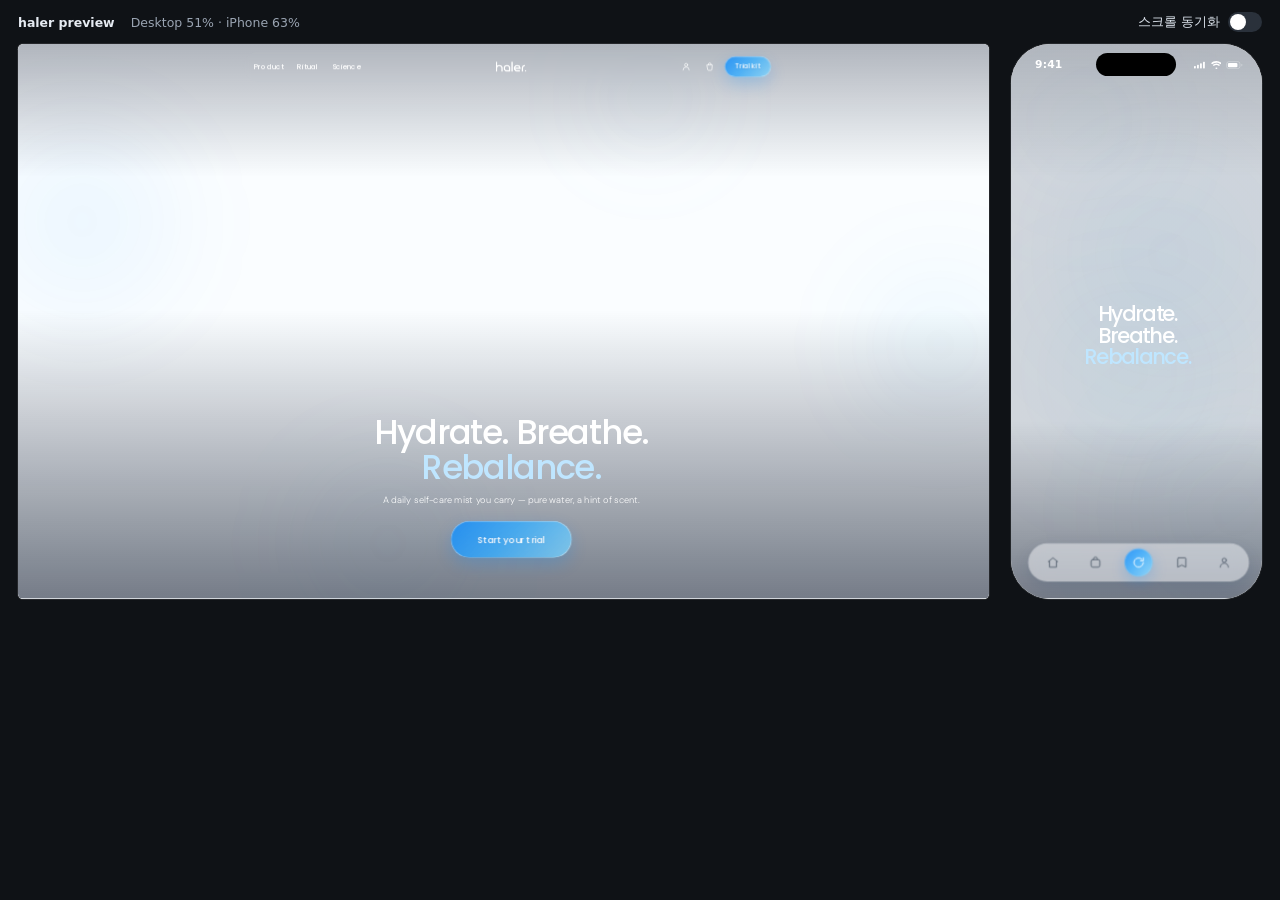
<file: compare.html>
<!doctype html><html lang="ko"><head><meta charset="utf-8"><meta name="viewport" content="width=device-width,initial-scale=1">
<title>haler preview — Desktop vs iPhone</title>
<style>
*{box-sizing:border-box}
body{margin:0;background:#0F1216;font-family:-apple-system,system-ui,sans-serif;color:#9AA4B2;overflow:hidden}
header{height:44px;display:flex;align-items:center;gap:16px;padding:0 18px;font-size:12.5px}
header b{color:#E6EBF2;font-weight:600}
.sync{margin-left:auto;display:flex;align-items:center;gap:8px;cursor:pointer;user-select:none;color:#DCE3EC}
.sw{width:34px;height:20px;border-radius:999px;background:#2A313B;position:relative;transition:background .25s}
.sw::after{content:"";position:absolute;top:2px;left:2px;width:16px;height:16px;border-radius:50%;background:#fff;transition:transform .25s}
.sync.on .sw{background:#0084FF}
.sync.on .sw::after{transform:translateX(14px)}
.stage{display:flex;gap:22px;align-items:flex-start;justify-content:center;padding:0 18px}
.frame{position:relative;border-radius:14px;overflow:hidden;background:#fff;box-shadow:0 0 0 1px rgba(255,255,255,.09)}
@supports (corner-shape:squircle){.frame{corner-shape:squircle}}
.frame iframe{border:0;transform-origin:0 0;display:block}
.island{position:absolute;left:50%;transform:translateX(-50%);background:#000;border-radius:999px;z-index:6;pointer-events:none}
.sbar{position:absolute;top:0;left:0;right:0;z-index:6;display:flex;justify-content:space-between;align-items:center;color:#fff;pointer-events:none;font-family:-apple-system,system-ui,sans-serif;font-weight:600}
.sb-time{letter-spacing:.02em}
.sb-icons{display:flex;align-items:center}
.sb-icons svg{display:block}
</style></head><body>
<header><b>haler preview</b><span id="info">…</span><span class="sync" id="sync"><span>스크롤 동기화</span><span class="sw"></span></span></header>
<div class="stage" id="stage">
  <div class="frame" id="fd"><iframe id="ifd" src="/"></iframe></div>
  <div class="frame" id="fp"><iframe id="ifp" src="/?safe=62"></iframe><div class="island" id="island"></div>
    <div class="sbar" id="sbar">
      <span class="sb-time">9:41</span>
      <span class="sb-icons">
        <svg viewBox="0 0 20 12" fill="currentColor"><rect x="0" y="8" width="3" height="4" rx="1"/><rect x="5" y="6" width="3" height="6" rx="1"/><rect x="10" y="3.5" width="3" height="8.5" rx="1"/><rect x="15" y="1" width="3" height="11" rx="1"/></svg>
        <svg viewBox="0 0 17 12" fill="currentColor"><path d="M8.5 2.6c2.6 0 5 1 6.8 2.7l1.6-1.7A11.6 11.6 0 0 0 8.5 0C5.2 0 2.2 1.4.1 3.6l1.6 1.7A9.3 9.3 0 0 1 8.5 2.6z"/><path d="M8.5 6.4c1.6 0 3 .6 4.1 1.6l1.7-1.7a8.2 8.2 0 0 0-11.6 0l1.7 1.7c1.1-1 2.5-1.6 4.1-1.6z"/><path d="M8.5 10.2c.7 0 1.4.3 1.9.8L8.5 13l-1.9-2c.5-.5 1.2-.8 1.9-.8z"/></svg>
        <svg viewBox="0 0 27 13" fill="none" stroke="currentColor"><rect x="1" y="1" width="21" height="11" rx="3.5" stroke-width="1" opacity=".45"/><rect x="3" y="3" width="15" height="7" rx="1.8" fill="currentColor" stroke="none"/><path d="M24.5 4.5v4a2.2 2.2 0 0 0 0-4z" fill="currentColor" stroke="none" opacity=".45"/></svg>
      </span>
    </div></div>
</div>
<script>
(function(){
  var D={w:1920,h:1080}, P={w:402,h:874}; /* iPhone 16 Pro 실스펙 */
  function layout(){
    var H=innerHeight-74;
    var sd=H/D.h, sp=H/P.h;
    var total=D.w*sd+P.w*sp+22+36;
    var k=Math.min(1,innerWidth/total);
    sd*=k; sp*=k; H*=k;
    set('ifd',D,sd); set('ifp',P,sp);
    size('fd',D.w*sd,H); size('fp',P.w*sp,H);
    /* 실기기 화면 형태: 데스크탑 모서리 살짝, 아이폰 16 Pro 라운드 55pt + 다이내믹 아일랜드 */
    document.getElementById('fd').style.borderRadius=(10*sd)+'px';
    /* iPhone 16 Pro 실측: 곡률 62pt(ScreenCorners), 아일랜드 126×36.7pt @ y14.3, 상태바 54pt, safe-top 62pt */
    document.getElementById('fp').style.borderRadius=(62*sp)+'px';
    var isl=document.getElementById('island');
    isl.style.width=(126*sp)+'px'; isl.style.height=(36.7*sp)+'px'; isl.style.top=(14.3*sp)+'px';
    /* 상태바 콘텐츠는 아일랜드 세로 중심(y≈32.6pt)에 정렬 */
    var sb=document.getElementById('sbar');
    sb.style.height=(65.3*sp)+'px'; sb.style.padding='0 '+(30*sp)+'px 0 '+(38*sp)+'px'; sb.style.fontSize=(17*sp)+'px';
    var ic=sb.querySelectorAll('.sb-icons svg');
    ic[0].style.width=(19*sp)+'px'; ic[0].style.height=(12*sp)+'px'; ic[0].style.marginRight=(7*sp)+'px';
    ic[1].style.width=(17*sp)+'px'; ic[1].style.height=(12*sp)+'px'; ic[1].style.marginRight=(7*sp)+'px';
    ic[2].style.width=(27*sp)+'px'; ic[2].style.height=(13*sp)+'px';
    document.getElementById('info').textContent='Desktop '+Math.round(sd*100)+'% · iPhone '+Math.round(sp*100)+'%';
  }
  function set(id,dev,s){var f=document.getElementById(id);f.width=dev.w;f.height=dev.h;f.style.width=dev.w+'px';f.style.height=dev.h+'px';f.style.transform='scale('+s+')';}
  function size(id,w,h){var e=document.getElementById(id);e.style.width=w+'px';e.style.height=h+'px';}
  layout(); addEventListener('resize',layout);

  /* 스크롤 동기화 (비율 기반) */
  var syncBtn=document.getElementById('sync'), syncOn=false, lock=false;
  syncBtn.addEventListener('click',function(){ syncOn=!syncOn; syncBtn.classList.toggle('on',syncOn); });
  function hook(fromId,toId){
    var f=document.getElementById(fromId), t=document.getElementById(toId);
    f.addEventListener('load',function(){
      var fw=f.contentWindow;
      fw.addEventListener('scroll',function(){
        if(!syncOn||lock) return;
        lock=true;
        var fd=fw.document.documentElement;
        var td=t.contentWindow.document.documentElement;
        var ratio=fw.scrollY/Math.max(1,fd.scrollHeight-fw.innerHeight);
        t.contentWindow.scrollTo(0,ratio*Math.max(0,td.scrollHeight-t.contentWindow.innerHeight));
        requestAnimationFrame(function(){lock=false;});
      },{passive:true});
    });
  }
  hook('ifd','ifp'); hook('ifp','ifd');
})();
</script>
</body></html>
</file>
<file: blocks_v2.css>
/* ============================================================
   haler blocks_v2 — SB7 홈 (Apple식: 여백 + 카드, 테두리 0)
   전체 배경 = 미세한 하늘색 흰. 텍스트 섹션은 배경에 그대로(블록 가두지 않음).
   '블록 컨테이너'는 의미있는 것만: 히어로(블루 필드) + Why bliz(비비드).
   카드는 테두리 대신 옅은 채움으로 구분. 그린=배경/배지 금지(블루로).
   정렬 기본 = 중앙. Poppins≤500 / DM Sans 300.
   ============================================================ */
:root{
  --blue:#0084FF; --cyan:#00B7FF; --deep:#0062FF; --deep2:#0A5FE0;
  --succ:#6FC44E;
  --ink:#1C1E24; --ink2:#56616F; --ink3:#8A94A2; --line:#EAF0F6;
  --fd:'Poppins',-apple-system,system-ui,sans-serif;
  --fb:'DM Sans',-apple-system,system-ui,sans-serif;
  --page:#FAFDFF;
  --card:#E9F1FC;          /* 카드 톤(그림자 없이 톤 대비로 구분) */
  --card2:#FFFFFF;
  --blk-hero:radial-gradient(1000px 720px at 8% -10%,rgba(0,140,255,.18),transparent 60%),radial-gradient(820px 620px at 100% 108%,rgba(0,183,255,.14),transparent 60%),#F2F8FF;
  --blk-point:linear-gradient(150deg,#1E97FF,#0A5FE0);
}
*{box-sizing:border-box}
/* 애플식 연속 곡선(스쿼클) — 지원 브라우저에서 라운드 사각 요소 전체 적용 (필/원형 제외) */
@supports (corner-shape:squircle){
  .hero-v,.hero-v__bg,.hero-v__bg video,.hl-block,.hl-vcard,.hl-vcard__ic,.hl-mb,.hl-mb__media,.hl-mb__ic,
  .hl-bigcard,.hl-bigcard__media,.hl-tcard,.hl-pcard,.hl-step,.hl-stake__ic,.hl-ph,.hl-scent,
  .mnav-panel,.hl-nav__drop{corner-shape:squircle}
}
body{margin:0;background:var(--page);color:var(--ink);font-family:var(--fb);font-weight:300;line-height:1.6;text-align:center;-webkit-font-smoothing:antialiased;-moz-osx-font-smoothing:grayscale}
.hl-page{max-width:1200px;margin:0 auto;padding:0 28px 30px}
img{max-width:100%}

/* 타이포 */
.hl-kicker{font-family:var(--fd);font-weight:500;font-size:12px;letter-spacing:.16em;text-transform:uppercase;color:var(--blue);margin:0 0 16px}
.hl-h1{font-family:var(--fd);font-weight:500;font-size:56px;line-height:1.03;letter-spacing:-0.035em;color:var(--ink);margin:0 0 18px}
.hl-h2{font-family:var(--fd);font-weight:500;font-size:40px;line-height:1.08;letter-spacing:-0.03em;color:var(--ink);margin:0 0 12px}
.hl-h1 .ac,.hl-h2 .ac{background:linear-gradient(118deg,#00B7FF,#0062FF);-webkit-background-clip:text;background-clip:text;color:transparent}
/* 부정·경고 뉘앙스 웜 그라데이션 (분홍→다홍오렌지) */
.hl-h1 .ac-warm,.hl-h2 .ac-warm{background:linear-gradient(118deg,#FF9E3D,#FF6545);-webkit-background-clip:text;background-clip:text;color:transparent}
.hl-sub{font-size:18px;color:var(--ink2);max-width:560px;margin:0 auto 26px;line-height:1.6}
/* 아이콘 통일 (Glazicons풍 라인) */
.hl-stake__ic svg,.hl-vcard__ic svg,.hl-mb__ic svg{stroke-width:1.75;stroke-linecap:round;stroke-linejoin:round}

/* 버튼 — Liquid Film Button (Claude Design 원본 동기화). 베벨·스페큘러 없이 색·투명도만으로 존재감 */
.gbtn{position:relative;isolation:isolate;display:inline-flex;align-items:center;justify-content:center;gap:8px;
  border:none;cursor:pointer;border-radius:999px;font-family:var(--fd);font-weight:500;font-size:15px;
  color:#fff;text-shadow:0 1px 2px rgba(0,70,150,.22);text-decoration:none;padding:14px 30px;
  background:linear-gradient(132deg,rgba(20,140,250,.86) 0%,rgba(52,172,255,.80) 46%,rgba(126,214,255,.74) 100%);
  -webkit-backdrop-filter:blur(7px) saturate(1.5);backdrop-filter:blur(7px) saturate(1.5);
  box-shadow:inset 0 0 0 1px rgba(255,255,255,.55),0 12px 34px rgba(0,140,255,.24);
  transition:transform .3s cubic-bezier(.22,1,.36,1),box-shadow .3s ease,filter .3s ease}
.gbtn:hover{transform:translateY(-2px);filter:saturate(1.06) brightness(1.03);
  box-shadow:inset 0 0 0 1px rgba(255,255,255,.70),0 18px 44px rgba(0,140,255,.30)}
.gbtn:active{transform:scale(.976);
  box-shadow:inset 0 0 0 1px rgba(255,255,255,.45),0 6px 18px rgba(0,140,255,.20)}
.gbtn svg{stroke:currentColor;fill:none;stroke-linecap:round;stroke-linejoin:round}
/* 사이즈 */
.gbtn--xl{padding:22px 52px;font-size:18px}
.gbtn--lg{padding:18px 40px;font-size:16px}
.gbtn--md{padding:14px 30px;font-size:14.5px}
.gbtn--sm{padding:10px 21px;font-size:13px}
.gbtn--icon{width:200px;height:104px;padding:0}
/* 변형 */
.gbtn--cyan{background:linear-gradient(132deg,rgba(126,214,255,.78) 0%,rgba(52,172,255,.80) 54%,rgba(20,140,250,.84) 100%)}
.gbtn--pale{color:#0B4E92;text-shadow:none;
  background:linear-gradient(132deg,rgba(150,216,255,.62) 0%,rgba(186,231,255,.58) 50%,rgba(214,243,255,.55) 100%);
  box-shadow:inset 0 0 0 1px rgba(255,255,255,.80),0 12px 32px rgba(0,140,255,.18)}
.gbtn--pale:hover{box-shadow:inset 0 0 0 1px rgba(255,255,255,.95),0 18px 42px rgba(0,140,255,.24)}
.gbtn--deep{background:linear-gradient(132deg,rgba(6,110,225,.88) 0%,rgba(30,150,250,.82) 48%,rgba(96,198,255,.76) 100%);
  box-shadow:inset 0 0 0 1px rgba(255,255,255,.62),0 12px 34px rgba(0,80,175,.34)}
/* 칩 */
.hl-chips{display:flex;gap:10px;justify-content:center;flex-wrap:wrap;margin:0 0 22px}

/* 미디어 플레이스홀더 */
.hl-ph{border-radius:18px;background:rgba(0,132,255,.05);display:flex;align-items:center;justify-content:center;color:var(--ink3);font-size:13px;min-height:160px}

/* ============================================================
   플레인 섹션 = 배경에 그대로 (블록 컨테이너 X). 여백이 경계.
   ============================================================ */
.hl-sec{padding:96px 16px}
.hl-sec--tight{padding:72px 16px}
.hl-sec--hook{padding:220px 16px}
/* 캐러셀 섹션 — 페이지 기본 배경 그대로(다크 그라데이션 제거) */

/* 의미있는 블록 컨테이너 (테두리 0) */
.hl-block{position:relative;border-radius:36px;margin:20px 0;overflow:hidden;border:none}
/* 색 블록 (옅은 블루 — 그린 없음). 흰 블록은 안 씀(배경에 그대로) */
.hl-block--airy{background:radial-gradient(700px 420px at 14% 8%,rgba(0,150,255,.13),transparent 70%),radial-gradient(620px 400px at 88% 94%,rgba(0,183,255,.10),transparent 72%),#F5FAFF;padding:80px 48px}
.hl-block--lead{background:radial-gradient(640px 380px at 16% 10%,rgba(0,150,255,.13),transparent 70%),radial-gradient(560px 360px at 86% 92%,rgba(0,183,255,.10),transparent 72%),#F5FAFF;padding:68px 44px}
/* 색 블록 안의 카드는 흰색으로 떠보이게 */
.hl-block--airy .hl-vcard,.hl-block--airy .hl-step{background:#fff}
.hl-block--airy .hl-step--last{background:#E7F1FE}
.hl-block--lead .hl-lead__input{background:#fff}

/* 1. 히어로 — 천장 부착 풀 비디오 블록 (윗면 천장, 아래만 둥글게, 글래스카드 X) */
.hero-v{position:relative;margin:0;border-radius:0;overflow:hidden;min-height:100vh;display:flex;align-items:flex-end}
.hero-v__bg{position:absolute;inset:0;overflow:hidden}
.hero-v__bg video{width:100%;height:100%;object-fit:cover;display:block}
.hero-v::after{content:"";position:absolute;inset:0;pointer-events:none;background:linear-gradient(180deg,rgba(8,18,38,.30),transparent 24%,transparent 48%,rgba(8,18,38,.55))}
.hero-v__in{position:relative;z-index:2;width:100%;padding:0 clamp(24px,4vw,52px) clamp(46px,7vw,80px);text-align:center}
.hero-v__box{max-width:780px;margin:0 auto}
.hero-v__box .hl-h1{color:#fff;font-size:clamp(40px,6vw,66px);margin:0 0 16px}
.hero-v__box .hl-h1 .ac{background:none;-webkit-text-fill-color:#bfe6ff;color:#bfe6ff}
.hero-h1-mobile{display:none}
.hero-v__sub{color:rgba(255,255,255,.92);font-size:clamp(15px,1.5vw,18px);line-height:1.55;max-width:780px;margin:0 auto 26px}
.hero-v__cta{display:flex;gap:16px;align-items:center;flex-wrap:wrap;justify-content:center}
.hero-v__link{color:#fff;font-family:var(--fd);font-weight:500;font-size:15px;text-decoration:none;opacity:.92}
.hero-v__link:hover{opacity:1}

/* 1b. 6 micrometer magic → xem — 스크롤 고정(sticky) 시네마틱: 베일인 → 물방울 축소 → 텍스트 교대.
   배경은 영상 자체 배경색(#FAFAFA)과 맞추고 위아래는 페이지 톤으로 그라데이션 — 처음부터 경계가 안 보이게 */
.hl-sec-magic-scene{height:300vh;position:relative}
.hl-sec-magic-sticky{position:sticky;top:0;height:100vh;width:100vw;margin-left:calc(50% - 50vw);
  display:flex;align-items:center;justify-content:center;overflow:hidden;
  background:linear-gradient(180deg,var(--page) 0%,#FAFAFA 15%,#FAFAFA 85%,var(--page) 100%)}
.hl-sec-magic__bg{position:absolute;inset:0;overflow:hidden;will-change:transform}
.hl-sec-magic__bg video{width:100%;height:100%;object-fit:cover;display:block}
/* 궤도 오버레이 — 영상 박스(#magicBg) "밖"의 형제 요소라 박스 축소에 잘리지 않고, JS가 영상과 같은 배율로 함께 축소.
   태양(물방울)-지구(원 3개) 비유: 궤도 반지름이 물방울보다 훨씬 큼. 물방울이 70% 크기로 줄면서부터 서서히 등장 */
.hl-sec-magic__orbitwrap{--orbit-r:780px;position:absolute;left:50%;top:50%;width:0;height:0;z-index:2;pointer-events:none;
  opacity:0;will-change:transform,opacity}
/* 궤도 자취 — 원 3개가 도는 경로를 흐릿한 원 테두리로 표시 */
.hl-sec-magic__ring{position:absolute;left:calc(var(--orbit-r)*-1);top:calc(var(--orbit-r)*-1);
  width:calc(var(--orbit-r)*2);height:calc(var(--orbit-r)*2);border-radius:50%;
  border:1.5px solid rgba(0,140,255,.18)}
.hl-sec-magic__orbit{position:absolute;left:0;top:0;width:0;height:0;
  animation:hl-orbit-spin 22s linear infinite}
.hl-sec-magic__orb{position:absolute;top:0;left:0;width:210px;height:210px;margin:-105px;border-radius:50%;
  background:rgba(255,255,255,.92);box-shadow:0 0 20px rgba(0,140,255,.55),0 0 5px rgba(255,255,255,.9)}
.hl-sec-magic__orb--1{transform:rotate(0deg) translateX(var(--orbit-r))}
.hl-sec-magic__orb--2{transform:rotate(120deg) translateX(var(--orbit-r))}
.hl-sec-magic__orb--3{transform:rotate(240deg) translateX(var(--orbit-r))}
@keyframes hl-orbit-spin{to{transform:rotate(360deg)}}
@media (prefers-reduced-motion:reduce){.hl-sec-magic__orbit{animation:none}}
/* 물방울 중앙의 xem. 레이블 — 궤도와 함께 서서히 등장(크기는 고정, 가독성 우선) */
.hl-sec-magic__label{position:absolute;left:50%;top:50%;transform:translate(-50%,-50%);z-index:2;opacity:0;pointer-events:none;
  font-family:var(--fd);font-weight:500;font-size:clamp(30px,3.2vw,46px);letter-spacing:-0.02em;
  background:linear-gradient(118deg,#00B7FF,#0062FF);-webkit-background-clip:text;background-clip:text;color:transparent}
/* 두 텍스트 블록 — 풀사이즈 오버레이로 겹쳐 두고 JS가 교대시킴(① 6 micrometer → ② xem) */
.hl-sec-magic__in{position:absolute;inset:0;z-index:3;display:flex;flex-direction:column;align-items:center;justify-content:center;
  text-align:center;padding:0 24px;will-change:transform,opacity}
.hl-sec-magic__in>*{max-width:min(720px,88vw)}
/* xem 블록 — 히어로(Hydrate. Breathe.)처럼 화면 하단부에 안착 */
.hl-sec-magic__in--b{opacity:0;transform:translateY(58vh);pointer-events:none;
  justify-content:flex-end;padding-bottom:clamp(18px,3.5vh,40px)}

/* 2. 위기 (플레인) */
.hl-stakes{display:flex;gap:40px;justify-content:center;flex-wrap:wrap;margin-top:30px}
.hl-stake{max-width:200px}
.hl-stake__ic{width:54px;height:54px;border-radius:16px;background:rgba(0,132,255,.08);display:flex;align-items:center;justify-content:center;margin:0 auto 12px}
.hl-stake__ic svg{width:24px;height:24px;stroke:var(--blue);fill:none;stroke-width:1.6}
.hl-stake p{font-family:var(--fd);font-weight:500;font-size:15px;color:var(--ink);margin:0}

/* 2b. 무한 슬라이드 캐러셀(실사 이미지+캡션) — 데스크탑: 기존 1줄(3:4, 그림자) 그대로. 모바일 전용 2줄·정사각형·그림자없음은 반응형 블록에서 오버라이드 */
.hl-marquee{position:relative;width:100vw;margin:34px calc(50% - 50vw) 14px;overflow:hidden}
/* 양옆 마감 — 흰색 페이드(마스크) 대신 점진 블러.
   backdrop-filter 한 겹 + 마스크는 경계가 뚝 끊겨 보여서, 블러 강도가 다른 3겹을 겹쳐 자연스러운 그라데이션을 만든다. */
.hl-marquee__edge{position:absolute;top:0;bottom:0;width:16%;z-index:3;pointer-events:none}
.hl-marquee__edge--l{left:0}
.hl-marquee__edge--r{right:0;transform:scaleX(-1)}
.hl-marquee__edge i{position:absolute;inset:0;display:block}
.hl-marquee__edge i:nth-child(1){-webkit-backdrop-filter:blur(3px);backdrop-filter:blur(3px);
  -webkit-mask-image:linear-gradient(90deg,#000 0%,#000 58%,transparent 100%);
  mask-image:linear-gradient(90deg,#000 0%,#000 58%,transparent 100%)}
.hl-marquee__edge i:nth-child(2){-webkit-backdrop-filter:blur(9px);backdrop-filter:blur(9px);
  -webkit-mask-image:linear-gradient(90deg,#000 0%,#000 26%,transparent 72%);
  mask-image:linear-gradient(90deg,#000 0%,#000 26%,transparent 72%)}
.hl-marquee__edge i:nth-child(3){-webkit-backdrop-filter:blur(20px);backdrop-filter:blur(20px);
  -webkit-mask-image:linear-gradient(90deg,#000 0%,transparent 46%);
  mask-image:linear-gradient(90deg,#000 0%,transparent 46%)}
.hl-marquee__track{display:flex;align-items:flex-start;gap:18px;width:max-content;animation:marquee 38s linear infinite}
.hl-marquee__track--b{display:none}
.hl-marquee:hover .hl-marquee__track{animation-play-state:paused}
.hl-mcard{position:relative;flex:0 0 auto;width:clamp(220px,80vw,350px);aspect-ratio:3/4;border-radius:26px;overflow:hidden;
  background:linear-gradient(160deg,#E4F0FD,#BFDBFE);box-shadow:0 16px 36px rgba(15,32,56,.14)}
/* 하단 블러 그라데이션 — backdrop-filter+mask 조합은 이 프리뷰 엔진에서 경계가 뚝 끊겨 보여(알파를 부드럽게 안 섞음),
   대신 같은 이미지를 블러 강도만 다르게 3장 겹쳐쌓고 각각 다른 지점부터 서서히 나타나게 함(mask는 필터가 아닌 이미지 자체에 적용 → 훨씬 안정적으로 부드럽게 섞임) */
.hl-mcard__img{position:absolute;inset:0;width:100%;height:100%;object-fit:cover;display:block}
.hl-mcard__img--b1{filter:blur(4px);
  -webkit-mask-image:linear-gradient(180deg,transparent 30%,#000 62%);
  mask-image:linear-gradient(180deg,transparent 30%,#000 62%)}
.hl-mcard__img--b2{filter:blur(11px);
  -webkit-mask-image:linear-gradient(180deg,transparent 45%,#000 76%);
  mask-image:linear-gradient(180deg,transparent 45%,#000 76%)}
.hl-mcard__img--b3{filter:blur(22px);
  -webkit-mask-image:linear-gradient(180deg,transparent 60%,#000 90%);
  mask-image:linear-gradient(180deg,transparent 60%,#000 90%)}
.hl-mcard__tone{position:absolute;inset:0;pointer-events:none;
  background:linear-gradient(180deg,transparent 34%,rgba(0,0,0,.55) 68%,rgba(0,0,0,.8))}
.hl-mcard__label{position:absolute;left:16px;right:16px;bottom:14px;color:#fff;font-family:var(--fd);font-weight:600;
  font-size:18px;line-height:1.22;text-align:center;
  display:-webkit-box;-webkit-line-clamp:2;-webkit-box-orient:vertical;overflow:hidden;
  text-shadow:0 1px 4px rgba(0,0,0,.4)}
@keyframes marquee{0%{transform:translateX(0)}100%{transform:translateX(-50%)}}
@supports (corner-shape:squircle){.hl-mcard{corner-shape:squircle}}
@media (prefers-reduced-motion:reduce){.hl-marquee__track{animation:none}}

/* 3. 가치3 (카드만, 테두리0 옅은 채움) */
.hl-value3{display:grid;grid-template-columns:repeat(3,1fr);gap:18px;margin-top:34px}
.hl-vcard{background:var(--card);border-radius:24px;padding:34px 26px;transition:all .25s ease}
.hl-vcard:hover{background:#fff;transform:translateY(-3px)}
.hl-vcard__ic{width:48px;height:48px;border-radius:14px;background:#fff;display:flex;align-items:center;justify-content:center;margin:0 auto 16px}
.hl-vcard__ic svg{width:22px;height:22px;stroke:var(--blue);fill:none;stroke-width:1.6}
.hl-vcard h4{font-family:var(--fd);font-weight:500;font-size:18px;margin:0 0 6px}
.hl-vcard p{font-size:14px;color:var(--ink2);margin:0}

/* ★ 중첩 블록 — 부모 블록 안 큼직한 미니 블록 (bento / 2업 / 가로) */
.hl-bento{display:grid;grid-template-columns:repeat(4,1fr);grid-auto-rows:188px;gap:18px;margin-top:34px}
.hl-mb{background:#fff;border-radius:26px;padding:26px;display:flex;flex-direction:column;justify-content:flex-end;text-align:left;overflow:hidden;position:relative}
.hl-mb.c2{grid-column:span 2}.hl-mb.c3{grid-column:span 3}.hl-mb.c4{grid-column:span 4}
.hl-mb.r2{grid-row:span 2}
.hl-mb__media{flex:1;width:100%;border-radius:18px;background:rgba(0,132,255,.06);display:flex;align-items:center;justify-content:center;color:var(--ink3);font-size:13px;min-height:90px;margin-bottom:14px}
.hl-mb__ic{width:46px;height:46px;border-radius:14px;background:rgba(0,132,255,.08);display:flex;align-items:center;justify-content:center;margin-bottom:auto}
.hl-mb__ic svg{width:22px;height:22px;stroke:var(--blue);fill:none;stroke-width:1.6}
.hl-mb h4{font-family:var(--fd);font-weight:500;font-size:20px;margin:14px 0 4px;color:var(--ink)}
.hl-mb .stat{font-family:var(--fd);font-weight:500;font-size:38px;color:var(--ink);margin-bottom:auto}
.hl-mb p{font-size:14px;color:var(--ink2);margin:0}
/* 2업 큰 세로 카드 */
.hl-twoup{display:grid;grid-template-columns:1fr 1fr;gap:18px;margin-top:30px}
.hl-bigcard{background:#fff;border-radius:28px;padding:32px;text-align:left;min-height:360px;display:flex;flex-direction:column}
.hl-bigcard h4{font-family:var(--fd);font-weight:500;font-size:22px;margin:0 0 4px}
.hl-bigcard .lead{color:var(--cyan);font-family:var(--fd);font-weight:500;font-size:16px;margin:0 0 18px}
.hl-bigcard__media{flex:1;border-radius:20px;background:rgba(0,132,255,.06);display:flex;align-items:center;justify-content:center;color:var(--ink3);font-size:13px;min-height:180px;margin-bottom:20px}
.hl-bigcard .gbtn{align-self:flex-start}

/* 3b. ANATOMY — haler.co 포팅 (블루 그라데이션 블록 + 글래스 카드 + 해부도 포인트) */
.hl-anatomy-sec{padding:24px 0 64px}
.hl-anatomy{position:relative;width:100%;margin:0 auto;border-radius:36px;overflow:hidden;
  display:flex;flex-direction:column;align-items:center;padding:48px 0 0}
/* 하단 반원: JS가 border-bottom-*-radius = 너비/2 로 설정 (아래쪽이 반지름=너비/2인 반원) */
/* 배경 = 기존 airy 블록을 상하 반전 + 위 투명 → 아래 불투명 알파 그라데이션 */
.hl-anatomy::before{content:"";position:absolute;inset:0;z-index:0;
  background:linear-gradient(180deg,#D0EBFF,#7FC5FF);
  -webkit-mask-image:linear-gradient(180deg,transparent,#000);mask-image:linear-gradient(180deg,transparent,#000)}
.hl-anatomy__head{position:relative;z-index:10;padding:0 40px}
.hl-anatomy__head .hl-sub{margin-bottom:0}
.hl-anatomy__cardwrap{width:100%;max-width:840px;padding:0 32px;z-index:5;margin-top:174px;position:relative}
.hl-anatomy__card{background:linear-gradient(180deg,rgba(255,255,255,.85),rgba(255,255,255,.6));
  -webkit-backdrop-filter:blur(20px);backdrop-filter:blur(20px);
  border:1px solid rgba(255,255,255,.2);border-radius:32px;padding:24px 24px 290px;text-align:left}
@supports (corner-shape:squircle){.hl-anatomy__card{corner-shape:squircle}}
.hl-anatomy__row{display:flex;align-items:center;justify-content:space-between}
.hl-anatomy__spot{font-family:var(--fd);font-weight:500;font-size:40px;margin:0;transition:opacity .3s;
  background:linear-gradient(118deg,#00B7FF,#0062FF);-webkit-background-clip:text;background-clip:text;color:transparent}
.hl-anatomy__dots{display:flex;gap:6px}
.hl-anatomy__dots span{height:6px;width:6px;border-radius:999px;background:#BFDBFE;transition:all .5s;cursor:pointer}
.hl-anatomy__dots span.on{width:20px;background:#3B82F6}
.hl-anatomy__desc{margin:20px 0 0;font-size:17.5px;line-height:1.45;color:#1F2937;font-weight:300;min-height:100px;transition:opacity .3s;text-align:left;white-space:pre-line}
.hl-anatomy__desc b{font-weight:500}
.hl-anatomy__figure{position:relative;margin-top:-260px;width:162%;max-width:720px;z-index:6}
/* 블록 하단 → U넥 중간까지 하늘빛 페이드 (사진 위 오버레이, 위로 갈수록 투명) */
.hl-anatomy::after{content:"";position:absolute;left:0;right:0;bottom:0;height:120px;z-index:7;pointer-events:none;
  background:linear-gradient(to top,rgba(127,197,255,1) 0%,rgba(150,208,255,.7) 45%,rgba(180,220,255,0) 100%)}
.hl-anatomy__figure img{width:100%;height:auto;display:block;filter:drop-shadow(0 10px 40px rgba(0,149,255,.25))}
.hl-anatomy__points button{position:absolute;width:38px;height:38px;transform:translate(-50%,-50%);border:none;background:transparent;padding:0;cursor:pointer}
.hl-anatomy__points button::before{content:"";position:absolute;inset:8px;border-radius:50%;
  background:radial-gradient(circle,#fff 0%,rgba(255,255,255,.4) 100%);opacity:.35;transition:all .5s}
.hl-anatomy__points button.on::before{opacity:.85;transform:scale(1.25)}
.hl-anatomy__points button.on::after{content:"";position:absolute;inset:0;border-radius:50%;border:1.5px solid rgba(255,255,255,.7);animation:anat-pulse 2.4s ease-out infinite}
@keyframes anat-pulse{0%{transform:scale(.5);opacity:.9}100%{transform:scale(1.5);opacity:0}}

/* 4. 가이드 + 증언 (플레인 + 카드) */
.hl-guide{max-width:760px;margin:24px auto 0}
.hl-guide__empathy{font-family:var(--fd);font-weight:500;font-size:22px;line-height:1.5;color:var(--ink);letter-spacing:-0.01em}
.hl-guide__auth{font-size:16px;color:var(--ink2);margin-top:16px}
/* 후기 캐러셀 — 카드 크기 고정, 무한 반복(기존 .hl-marquee 인프라 재사용) */
.hl-marquee--testi{margin:38px calc(50% - 50vw) 0}
.hl-marquee--testi .hl-marquee__track{align-items:stretch}
.hl-tcard{flex:0 0 auto;width:clamp(260px,80vw,340px);background:var(--card);border-radius:22px;padding:26px;text-align:left}
.hl-tcard p{font-size:14.5px;color:var(--ink);margin:0 0 16px;line-height:1.55}
.hl-tcard .who{display:flex;align-items:center;gap:10px}
.hl-tcard .av{width:34px;height:34px;border-radius:50%;background:linear-gradient(135deg,#CFE9FF,#DDF0FF)}
.hl-tcard .nm{font-family:var(--fd);font-weight:500;font-size:13px}

/* 5. 계획 3단계 (카드, 마지막=블루 포인트) */
.hl-steps{display:flex;gap:14px;justify-content:center;align-items:stretch;flex-wrap:wrap;margin-top:34px}
.hl-step{flex:1;min-width:200px;max-width:280px;background:var(--card);border-radius:22px;padding:30px 24px}
.hl-step__n{font-family:var(--fd);font-weight:500;font-size:13px;color:var(--ink3);margin:0 0 10px}
.hl-step h4{font-family:var(--fd);font-weight:500;font-size:18px;margin:0 0 6px}
.hl-step p{font-size:14px;color:var(--ink2);margin:0}
.hl-step--last{background:#E7F1FE;box-shadow:inset 0 0 0 1.5px rgba(0,132,255,.4)}
.hl-step--last .hl-step__n{color:var(--blue)}
.hl-arrow{display:flex;align-items:center;color:var(--blue);font-size:20px}

/* 6. 설명 + 가격 (플레인 + 카드) */
.hl-explain{max-width:620px;margin:0 auto;font-size:16px;color:var(--ink2);line-height:1.7}
.hl-pricing{display:grid;grid-template-columns:repeat(3,1fr);gap:18px;margin-top:34px;align-items:stretch}
.hl-pcard{background:var(--card);border-radius:26px;padding:34px 26px;position:relative;text-align:center}
.hl-pcard--reco{background:#fff;box-shadow:inset 0 0 0 1.5px rgba(0,132,255,.55)}
.hl-pcard .badge{position:absolute;top:-12px;left:50%;transform:translateX(-50%);background:var(--blue);color:#fff;font-family:var(--fd);font-weight:500;font-size:11px;padding:5px 13px;border-radius:999px}
.hl-pcard .tier{font-family:var(--fd);font-weight:500;font-size:16px;color:var(--ink2)}
.hl-pcard .price{font-family:var(--fd);font-weight:500;font-size:36px;color:var(--ink);margin:6px 0 4px}
.hl-pcard .price small{font-size:15px;color:var(--ink3)}
.hl-pcard .pdesc{font-size:13.5px;color:var(--ink2);margin:0 0 18px}
.hl-trial{margin-top:26px;font-size:15px;color:var(--ink2)}

/* 7. 비비드 포인트 블록 (Why bliz) */
.hl-block--point{background:var(--blk-point);color:#fff;padding:60px 44px}
.hl-block--point .hl-h2{color:#fff}
.hl-pchips{display:flex;gap:10px;justify-content:center;flex-wrap:wrap;margin:18px 0 28px}
.hl-pchip{-webkit-backdrop-filter:blur(16px);backdrop-filter:blur(16px);background:rgba(255,255,255,.1);border:1px solid rgba(255,255,255,.26);color:#fff;border-radius:999px;padding:8px 16px;font-family:var(--fd);font-weight:500;font-size:13px}
.hl-cmp{width:100%;max-width:680px;margin:0 auto;border-collapse:collapse;color:#fff;font-size:14px}
.hl-cmp th{font-family:var(--fd);font-weight:500;font-size:12px;letter-spacing:.06em;color:rgba(255,255,255,.7);text-align:left;padding:10px 12px;border-bottom:1px solid rgba(255,255,255,.2)}
.hl-cmp td{padding:12px;border-bottom:1px solid rgba(255,255,255,.14);text-align:left}
.hl-cmp .yes{color:#CFF3FF;text-align:center;font-weight:600}
.hl-cmp .no{opacity:.45;text-align:center}

/* 8. 전환 CTA 밑밥 (플레인) */
.hl-lead__form{display:flex;gap:10px;justify-content:center;max-width:440px;margin:22px auto 0;flex-wrap:wrap}
.hl-lead__input{flex:1;min-width:220px;border:none;background:var(--card);border-radius:999px;padding:15px 22px;font-family:var(--fb);font-size:15px}

/* 9. 푸터 */
.hl-footer{padding:60px 26px 36px;text-align:center}
.hl-footer__one{font-family:var(--fd);font-weight:500;font-size:21px;letter-spacing:-0.02em;margin:0 0 18px}
.hl-footer__cols{display:flex;gap:40px;justify-content:center;flex-wrap:wrap;margin:24px 0;font-size:13.5px;color:var(--ink2)}
.hl-footer__disc{font-size:11.5px;color:var(--ink3);max-width:620px;margin:18px auto 0;line-height:1.6}

/* 내비 */
/* navbar — 블록보다 좁게 떠 있음. 스크롤 인식(히어로 위=투명·흰 / 스크롤 후=밝은 글래스·다크) */
:root{--sat:env(safe-area-inset-top,0px);--sab:env(safe-area-inset-bottom,0px)}
.hl-nav{position:fixed;top:max(calc(var(--sat) + 3px),14px);left:50%;transform:translateX(-50%);z-index:40;width:calc(100% - 84px);max-width:1040px;display:flex;align-items:center;justify-content:space-between;gap:20px;padding:10px 14px 10px 20px;border-radius:999px;background:transparent;-webkit-backdrop-filter:blur(6px);backdrop-filter:blur(6px);transition:background .3s ease,backdrop-filter .3s ease,color .3s ease,transform .55s cubic-bezier(.45,0,.25,1)}
/* 스크롤 방향 따라 숨김/등장 */
.hl-nav.nav-hidden{transform:translate(-50%,calc(-100% - max(calc(var(--sat) + 3px),14px) - 10px))}
.nav-hotzone{position:fixed;top:0;left:0;right:0;height:calc(var(--sat) + 76px);z-index:9998;pointer-events:none}
.nav-hotzone.armed{pointer-events:auto}
/* 모바일 하단 플로팅 CTA바 — navbar와 동일한 등장/숨김 규칙(스크롤 올리면 등장) */
.mfcta{display:none}
/* 데스크탑 nav 구성 — 왼쪽 메뉴 / 가운데 워드마크 로고 / 오른쪽 마이페이지·장바구니·트라이얼 */
.hl-nav__logo{position:absolute;left:50%;top:50%;transform:translate(-50%,-50%);display:flex;align-items:center;cursor:pointer}
.hl-nav__logo img{height:19px;width:auto;max-width:120px;display:block;transition:filter .3s ease}
.hl-nav__logo .hl-nav__logo--mob{display:none}
/* 로고 호버 — 워드마크가 위로 빠지고 심볼이 아래에서 올라옴(슬라이드 인-아웃) */
.hl-nav__logoswap{position:relative;display:block;width:60px;height:28px;overflow:hidden}
.hl-nav__logoswap img{position:absolute;left:50%;top:50%;
  transition:transform .48s cubic-bezier(.22,1,.36,1),opacity .3s ease,filter .3s ease}
.hl-nav__logoswap .hl-nav__logo--desk{height:19px;transform:translate(-50%,-50%)}
.hl-nav__logoswap .hl-nav__logo--sym{height:24px;transform:translate(-50%,90%);opacity:0}
.hl-nav__logo:hover .hl-nav__logoswap .hl-nav__logo--desk{transform:translate(-50%,-190%);opacity:0}
.hl-nav__logo:hover .hl-nav__logoswap .hl-nav__logo--sym{transform:translate(-50%,-50%);opacity:1}
@media (prefers-reduced-motion:reduce){.hl-nav__logoswap img{transition:opacity .2s ease}}
.hl-nav__menu{display:flex;align-items:center;gap:26px}
.hl-nav__menu a,.hl-nav__act a{font-family:var(--fd);font-weight:500;font-size:14px;text-decoration:none;transition:color .3s ease}
.hl-nav__menu a,.hl-nav__ic{cursor:pointer}
.hl-nav__act{display:flex;align-items:center;gap:12px}
.hl-nav__ic{display:flex;align-items:center;justify-content:center;width:34px;height:34px;border-radius:50%;
  transition:background .25s ease,color .3s ease}
.hl-nav__ic svg{display:block}
.hl-nav__ic:hover{background:rgba(255,255,255,.16)}
.hl-nav.is-scrolled .hl-nav__ic:hover{background:rgba(0,132,255,.09)}
/* 기본(히어로 위): 흰색 */
.hl-nav__menu a,.hl-nav__act a,.hl-nav__ic{color:#fff}
.hl-nav__logo img{filter:brightness(0) invert(1)}
/* 스크롤 후: 밝은 글래스 + 다크 + 원색 로고 */
.hl-nav.is-scrolled{background:rgba(255,255,255,.62);-webkit-backdrop-filter:blur(22px) saturate(1.5);backdrop-filter:blur(22px) saturate(1.5)}
.hl-nav.is-scrolled .hl-nav__menu a,.hl-nav.is-scrolled .hl-nav__act a,.hl-nav.is-scrolled .hl-nav__ic{color:var(--ink2)}
.hl-nav.is-scrolled .hl-nav__logo img{filter:none}
/* ★ 모바일 내비 — haler-web MobileNavbar.tsx 포팅 (필 + 아래로 확장되는 글래스 패널) */
.mnav-right,.mnav-panel{display:none}
@media (max-width:768px){
  .hl-nav{width:calc(100% - 48px);height:48px;padding:0 5px 0 20px;justify-content:space-between}
  .hl-nav__menu,.hl-nav__act{display:none}
  /* 모바일 nav는 기존 구성 유지 — 로고 왼쪽 고정 + 심볼 포함 */
  .hl-nav__logo{position:static;transform:none}
  .hl-nav__logoswap{display:none}
  .hl-nav__logo .hl-nav__logo--mob{display:block;height:26px;max-width:140px}
  .mnav-right{display:flex;align-items:center;gap:8px}
  .mnav-cta{height:38px;padding:0 18px;display:inline-flex;align-items:center;transition:background .3s ease,color .3s ease,border-color .3s ease}
  .mnav-burger{width:38px;height:38px;flex:0 0 38px;display:flex;align-items:center;justify-content:center;border-radius:50%;padding:0;cursor:pointer;
    color:#fff;border:none;
    background:linear-gradient(132deg,rgba(20,140,250,.86) 0%,rgba(52,172,255,.80) 46%,rgba(126,214,255,.74) 100%);
    -webkit-backdrop-filter:blur(7px) saturate(1.5);backdrop-filter:blur(7px) saturate(1.5);
    box-shadow:inset 0 0 0 1px rgba(255,255,255,.55),0 8px 22px rgba(0,140,255,.22);
    transition:transform .3s cubic-bezier(.22,1,.36,1),box-shadow .3s ease}
  .mnav-burger:active{transform:scale(.94)}
  .mnav-burger svg{transition:transform .5s cubic-bezier(.22,1,.36,1)}
  .hl-nav.is-open .mnav-burger svg{transform:rotate(180deg)}
  /* 패널 뒤 배경 블러 (원본 MobileNavbar backdrop: black/5 + blur 2px) */
  .mnav-backdrop{position:fixed;inset:0;z-index:38;overflow:hidden;
    -webkit-backdrop-filter:blur(9px);backdrop-filter:blur(9px);
    opacity:0;pointer-events:none;transition:opacity .3s ease}
  .mnav-backdrop::before{content:"";position:absolute;inset:-25%;
    background:
      radial-gradient(45% 35% at 22% 18%,rgba(0,183,255,.45),transparent 60%),
      radial-gradient(38% 30% at 74% 32%,rgba(255,255,255,.75),transparent 65%),
      radial-gradient(43% 38% at 62% 78%,rgba(0,98,255,.38),transparent 62%),
      radial-gradient(30% 25% at 36% 55%,rgba(160,220,255,.50),transparent 70%);
    animation:dim-drift 13s ease-in-out infinite}
  .mnav-backdrop.open{opacity:1;pointer-events:auto}
  @keyframes dim-drift{
    0%,100%{transform:translate(0,0) rotate(0deg) scale(1)}
    25%{transform:translate(8%,5%) rotate(6deg) scale(1.15)}
    50%{transform:translate(-5%,7%) rotate(-4deg) scale(.92)}
    75%{transform:translate(-7%,-5%) rotate(5deg) scale(1.1)}
  }
  @media (prefers-reduced-motion:reduce){.mnav-backdrop::before{animation:none}}
  /* 확장 패널 — 트라이얼 버튼과 동일한 파란 글래스(Liquid Film) 배경으로 통일 */
  .mnav-panel{display:block;position:fixed;top:max(calc(var(--sat) + 59px),70px);left:24px;right:24px;z-index:39;border-radius:32px;overflow:hidden;
    color:#fff;border:none;
    background:linear-gradient(132deg,rgba(20,140,250,.86) 0%,rgba(52,172,255,.80) 46%,rgba(126,214,255,.74) 100%);
    -webkit-backdrop-filter:blur(16px) saturate(1.5);backdrop-filter:blur(16px) saturate(1.5);
    box-shadow:inset 0 0 0 1px rgba(255,255,255,.55),0 20px 50px rgba(0,140,255,.28);
    max-height:0;opacity:0;pointer-events:none;
    transition:max-height .5s cubic-bezier(.32,.72,0,1),opacity .5s}
  .mnav-panel.open{max-height:520px;opacity:1;pointer-events:auto}
  .mnav-panel .mnav-link{color:inherit}
  .mnav-panel .mnav-foot{border-top-color:rgba(255,255,255,.14);color:inherit;opacity:.6}
  /* 메뉴 열렸을 때(스크롤 전) navbar 자체도 패널과 같은 파란 글래스로 맞춤 */
  .hl-nav.is-open:not(.is-scrolled){background:linear-gradient(132deg,rgba(20,140,250,.86) 0%,rgba(52,172,255,.80) 46%,rgba(126,214,255,.74) 100%);
    -webkit-backdrop-filter:blur(16px) saturate(1.5);backdrop-filter:blur(16px) saturate(1.5)}
  .mnav-panel__in{padding:24px 32px 32px;text-align:left}
  .mnav-link{display:block;font-family:var(--fd);font-size:36px;font-weight:300;letter-spacing:-.05em;line-height:1.15;color:inherit;text-decoration:none;margin-bottom:24px;transition:opacity .2s}
  .mnav-link:active{opacity:.6}
  .mnav-foot{display:flex;gap:24px;padding-top:32px;border-top:1px solid rgba(255,255,255,.1);font-family:var(--fd);font-weight:500;font-size:14px;opacity:.6}
}


/* ============================================================
   ★ SPATIAL 깊이 레이어 (기존 구조 위에 마감만 얹음)
   ============================================================ */
:root{
  --sh-soft:0 2px 8px rgba(10,60,140,.04),0 14px 34px rgba(10,60,140,.07);
  --sh-lift:0 10px 24px rgba(10,60,140,.09),0 34px 66px rgba(10,70,160,.15);
}
/* 깊이는 톤·레이어·블러로만 (그림자 사용 안 함 — spatial 원칙) */
.hl-vcard,.hl-mb,.hl-bigcard,.hl-tcard,.hl-pcard,.hl-step{transition:transform .3s cubic-bezier(.22,1,.36,1),background .25s,-webkit-backdrop-filter .25s,backdrop-filter .25s}
.hl-vcard:hover,.hl-mb:hover,.hl-bigcard:hover,.hl-tcard:hover{transform:translateY(-4px);background:#fff}
.hl-pcard--reco{box-shadow:inset 0 0 0 1.5px rgba(0,132,255,.5)}  /* 링(아웃라인)만, drop shadow 아님 */

/* 히어로: 글래스 카드 깊이 + 떠 있는 오브제(패럴랙스 느낌) */
.hl-hero{perspective:1200px}
.hl-hero__card{box-shadow:none}
.hero-deco{position:absolute;inset:0;z-index:1;pointer-events:none;overflow:hidden}
.hero-orb{position:absolute;border-radius:50%;-webkit-backdrop-filter:blur(6px) saturate(1.2);backdrop-filter:blur(6px) saturate(1.2);background:rgba(255,255,255,.16);border:1px solid rgba(255,255,255,.4)}
.hero-orb.o1{width:120px;height:120px;left:7%;top:24%;animation:floatA 9s ease-in-out infinite}
.hero-orb.o2{width:72px;height:72px;right:14%;bottom:20%;animation:floatB 11s ease-in-out infinite}
.hero-pearl{position:absolute;width:150px;height:150px;right:8%;top:14%;border-radius:50%;
  background:radial-gradient(60% 48% at 42% 30%,rgba(255,255,255,.92),transparent 60%),radial-gradient(50% 45% at 72% 40%,rgba(150,200,255,.6),transparent 70%),radial-gradient(55% 50% at 40% 76%,rgba(255,190,212,.5),transparent 70%),radial-gradient(50% 45% at 80% 80%,rgba(150,235,205,.45),transparent 70%),#eef4fc;
  box-shadow:inset 0 8px 22px rgba(255,255,255,.7);animation:floatA 8s ease-in-out infinite}
@keyframes floatA{0%,100%{transform:translateY(0)}50%{transform:translateY(-16px)}}
@keyframes floatB{0%,100%{transform:translateY(0)}50%{transform:translateY(13px)}}

/* 브릿지 시네마틱 씬 — sticky + 베일 영상 + 인-씬 S5 조립 */
.bridge-scene{height:200vh;position:relative}
.bridge-sticky{position:sticky;top:0;height:100vh;width:100vw;margin-left:calc(50% - 50vw);
  display:flex;align-items:center;justify-content:center;overflow:hidden}
.bridge-veil{position:absolute;inset:0;z-index:0;opacity:0;background:#fff;will-change:opacity,filter,transform}
.bridge-veil video{width:100%;height:100%;object-fit:cover;display:block}
/* 임팩트 문장 — 뷰포트 정중앙 오버레이 */
.bridge-txt{position:absolute;left:50%;top:50%;transform:translate(-50%,-50%);width:min(900px,92vw);margin:0;padding:0;text-align:center;will-change:filter,opacity;z-index:2}
.bridge-txt .bw{will-change:opacity}
#fh{display:inline-block;will-change:transform;position:relative;z-index:3}
/* 트리거 재생: fine hydration 이동은 부드러운 이징 */
@media (min-width:769px){
  #fh{transition:transform 1.9s cubic-bezier(.22,1,.36,1)}
  .as-device{transition:opacity .1s linear} /* 상승·페이드는 JS 스크럽 */
}
/* 디바이스 미디어 — 섹션 배경(꽉 참), 밑에서 위로 상승 */
.as-device{position:absolute;inset:0;z-index:1;opacity:0;pointer-events:none;overflow:hidden;transform:translateY(90px);transition:opacity 1.6s ease,transform 1.6s cubic-bezier(.22,1,.36,1)}
#bscene.play .as-device{opacity:1;transform:none}
.as-device img{width:100%;height:100%;object-fit:cover;object-position:center;display:block}
/* fine hydration과 함께 움직이는 Designed for — JS가 위치·transform 동기화 */
.as-designed{position:absolute;left:0;top:0;z-index:3;opacity:0;font-family:var(--fd);font-weight:500;
  font-size:40px;line-height:1;letter-spacing:-0.03em;color:var(--ink);white-space:nowrap;pointer-events:none;will-change:transform,opacity}
/* 조립되는 S5 — 제목(fine hydration): .hl-page와 동일한 박스(1200px 컨테이너 + 28px 패딩) 안쪽 왼쪽 가장자리 */
.bassembly{position:absolute;left:max(28px,calc(50% - 572px));top:50%;z-index:2;
  transform:translateY(calc(-50% + var(--asmY,0px)))}
.bassembly .fh-slot{visibility:hidden} /* #fh 오버레이용 스페이서 */
@media (min-width:769px){
  .bassembly .as-title{margin:0;line-height:1.4;text-align:left}
  .bassembly .fh-slot{display:block}
  /* 2) 기능 3종 — 같은 박스 안쪽 오른쪽 가장자리. 활성=대제목 선상, 나머지=투명도 30%. 클릭/드래그로 전환 */
  /* 셀렉터: 활성 항목이 대제목 선상(박스 중앙)으로 이동, 나머지는 위아래 흐림. 박스=대제목 선상 중앙정렬 */
  /* 등장: 오른쪽에서 왼쪽으로 블러+슬라이드 인 (대제목 좌측 이동과 어울림) */
  .as-feats{position:absolute;right:max(28px,calc(50% - 572px));top:50%;
    transform:translateY(calc(-50% + var(--asmY,0px) - 45px)) translateX(80px);filter:blur(14px);
    width:max-content;max-width:min(300px,32vw);height:96px;z-index:2;overflow:visible;
    opacity:0;transition:opacity 1.9s cubic-bezier(.22,1,.36,1),transform 1.9s cubic-bezier(.22,1,.36,1),filter 1.9s cubic-bezier(.22,1,.36,1);text-align:left;touch-action:pan-y}
  #bscene.play .as-feats{opacity:1;transform:translateY(calc(-50% + var(--asmY,0px) - 45px));filter:blur(0)}
  .as-feats__track{position:relative;display:flex;flex-direction:column;gap:34px;transition:transform .6s cubic-bezier(.22,1,.36,1)}
  .as-feat{opacity:.3;transition:opacity .5s ease;cursor:pointer;background:none;border:none;padding:0;margin:0;text-align:left;font:inherit;display:block}
  .as-feat.active{opacity:1}
  .as-feat h4{font-family:var(--fd);font-weight:500;font-size:20px;margin:0 0 5px;color:var(--ink);white-space:nowrap;
    transition:color .4s ease}
  /* 활성 항목 제목에 대제목과 동일한 블루 그라데이션 */
  .as-feat.active h4{background:linear-gradient(118deg,#00B7FF,#0062FF);-webkit-background-clip:text;background-clip:text;color:transparent}
  .as-feat p{font-size:15px;color:var(--ink2);margin:0;line-height:1.4}
}
@media (max-width:768px){
  /* 모바일: 시네마틱 비활성 — 평범한 블록 2개로 렌더 */
  .bridge-scene{height:auto}
  .bridge-sticky{position:static;height:auto;display:block;overflow:visible;padding:64px 0}
  .bridge-veil{display:none}
  .bstage{width:auto;margin:0 auto;max-width:1200px;padding:0 28px}
  .bridge-txt{position:static;transform:none;max-width:none;text-align:center;margin:0 auto}
  .bridge-txt .bw{color:var(--ink)} /* 모바일은 즉시 완성 */
  #fh{transform:none!important}
  .as-device{position:static;transform:none!important;opacity:1!important;margin:32px auto 0;width:auto;height:auto}
  .as-device img{height:auto;object-fit:contain}
  .as-designed{position:static;display:block;opacity:1!important;transform:none!important;text-align:center;font-size:30px;margin-bottom:2px}
  .bassembly{position:static;transform:none;width:auto;margin:24px auto 0;max-width:560px;padding:0 28px;text-align:center}
  .as-feats{position:static;transform:none!important;width:auto;height:auto;opacity:1!important;max-width:560px;margin:32px auto 0;padding:0 28px}
  .as-feats__track{transform:none!important;gap:0}
  .as-feat{opacity:1!important;padding:16px 0;border-top:1px solid var(--line);width:100%}
  .as-feat:first-child{border-top:none}
  .as-feat h4{font-family:var(--fd);font-weight:500;font-size:17px;margin:0 0 4px;white-space:normal}
  .as-feat p{font-size:14px;color:var(--ink2);margin:0}
  .as-feat br{display:none}
}

/* 브릿지 텍스트 — 스크롤 단어 점등 + fine hydration 미스트 클리어 */
/* .ac(예: #fh)는 자기 자신의 그라데이션 배경도 갖고 있는데, 자식 단어들이 .bw-grad로 쪼개지면서
   각자 또 같은 그라데이션을 독립적으로 그림 → 점등 전(opacity:.25) 부모 그라데이션이 다른 각도/크기로 비쳐보여 글자가 겹쳐 보이는 버그.
   부모의 배경을 없애서 자식 .bw-grad 하나만 렌더링되게 함 */
.bridge-txt .ac{background:none}
.bridge-txt .bw{color:#C7D3E2;transition:color .35s ease}
.bridge-txt .bw.lit{color:var(--ink)}
.bridge-txt .bw-grad{display:inline-block;background:linear-gradient(118deg,#00B7FF,#0062FF);-webkit-background-clip:text;background-clip:text;color:transparent;
  filter:blur(8px);opacity:.25;transition:filter .6s ease,opacity .6s ease}
.bridge-txt .bw-grad.lit{filter:blur(0);opacity:1;color:transparent}
@media (prefers-reduced-motion:reduce){.bridge-txt .bw{color:var(--ink)}.bridge-txt .bw-grad{filter:none;opacity:1}}

/* 스크롤 진입 페이드업 (JS가 .sp-reveal 부여 → 보일 때 .sp-in) */
.sp-reveal{opacity:0;transform:translateY(22px);transition:opacity .7s cubic-bezier(.22,1,.36,1),transform .7s cubic-bezier(.22,1,.36,1)}
.sp-in{opacity:1;transform:none}

/* ★ 페이지 배경 확산 블러 오브 (은은한 하늘색, 느린 드리프트) */
.bg-orbs{position:fixed;inset:0;z-index:0;overflow:hidden;pointer-events:none}
.hl-page{position:relative;z-index:1}
.orb{position:absolute;border-radius:50%;filter:blur(90px);will-change:transform;opacity:.55}
.orb--a{width:560px;height:560px;left:-8%;top:6%;background:radial-gradient(circle,rgba(0,150,255,.14),transparent 70%);animation:orbA 26s ease-in-out infinite}
.orb--b{width:480px;height:480px;right:-6%;top:32%;background:radial-gradient(circle,rgba(0,183,255,.12),transparent 70%);animation:orbB 32s ease-in-out infinite}
.orb--c{width:520px;height:520px;left:24%;bottom:-14%;background:radial-gradient(circle,rgba(120,200,255,.13),transparent 70%);animation:orbC 29s ease-in-out infinite}
.orb--d{width:380px;height:380px;right:26%;top:-8%;background:radial-gradient(circle,rgba(170,220,255,.12),transparent 70%);animation:orbA 36s ease-in-out infinite reverse}
@keyframes orbA{0%,100%{transform:translate(0,0)}33%{transform:translate(70px,50px)}66%{transform:translate(-40px,90px)}}
@keyframes orbB{0%,100%{transform:translate(0,0)}33%{transform:translate(-80px,60px)}66%{transform:translate(50px,-50px)}}
@keyframes orbC{0%,100%{transform:translate(0,0)}50%{transform:translate(90px,-70px)}}

@media (max-width:600px){.hero-deco{display:none}}

/* ★ 모바일 레이아웃 — 그리드 1열 스택 + 가로 스크롤 차단 */
@media (max-width:768px){
  /* 가로 스크롤 차단 — hidden은 body를 스크롤 컨테이너로 만들어 자식의 position:sticky를 깨뜨리므로 clip을 씀
     (clip은 스크롤 컨테이너를 만들지 않음. 미지원 브라우저는 hidden으로 폴백) */
  html,body{overflow-x:hidden;overflow-x:clip}
  /* 6 micrometer magic — 모바일도 데스크탑과 같은 핀 고정 시네마틱(런웨이만 짧게).
     세로로 긴 화면에서 cover를 쓰면 4:3 영상이 확대돼 물방울이 화면 밖으로 넘치므로 contain으로 전체를 보여줌
     (영상 자체 배경이 #FAFAFA라 섹션 배경과 이어져 여백이 티나지 않음) */
  .hl-sec-magic-scene{height:260vh}
  .hl-sec-magic-sticky{height:100vh;height:100svh}
  /* 영상 박스를 화면 전체가 아니라 중앙 밴드로 잡음 — 세로로 긴 화면에서 cover를 쓰면 4:3 영상이 크게 확대돼
     물방울 좌우가 잘리므로, 박스 높이를 줄여 확대율을 낮추고 물방울 전체가 화면 폭 안에 들어오게 함 */
  .hl-sec-magic__bg{inset:auto 0 auto 0;height:52vh;height:52svh;top:50%;margin-top:-26vh;margin-top:-26svh}
  /* 궤도는 화면 폭 기준 — 반지름이 뷰포트 절반을 넘으면 원이 화면 밖으로 나가버림 */
  .hl-sec-magic__orbitwrap{--orbit-r:52vw}
  .hl-sec-magic__orb{width:68px;height:68px;margin:-34px;box-shadow:0 0 18px rgba(0,140,255,.55),0 0 5px rgba(255,255,255,.9)}
  .hl-sec-magic__ring{border-width:1px}
  .hl-sec-magic__label{font-size:22px}
  /* 하단 고정 트라이얼 바(mfcta)와 겹치지 않도록 그 높이만큼 띄움 */
  .hl-sec-magic__in--b{padding-bottom:calc(104px + var(--sab))}
  /* 타이포 스케일 축소 */
  .hl-h1{font-size:36px}
  .hero-v__box .hl-h1{font-size:clamp(32px,9vw,40px)}
  .hero-v{align-items:center}
  .hero-h1-desktop{display:none}
  .hero-v__box .hero-h1-mobile{display:block;opacity:1;font-size:clamp(29px,8.2vw,36px)}
  .hero-v__sub{display:none}
  .hero-v__cta{display:none}
  /* 다이나믹 아일랜드 하단 ~ 화면 하단 구간을 '전체 화면'으로 간주해 그 안에서 중앙정렬 */
  .hero-v__in{position:absolute;left:0;right:0;top:var(--sat);bottom:0;
    display:flex;flex-direction:column;align-items:center;justify-content:center;padding:0 clamp(24px,4vw,52px)}
  /* 배경 비디오를 옅게 톤다운 — 텍스트 가독성 확보(과하지 않게) */
  .hero-v::after{background:linear-gradient(180deg,rgba(8,18,38,.30),rgba(8,18,38,.16) 24%,rgba(8,18,38,.16) 68%,rgba(8,18,38,.55))}
  .mfcta{display:block;position:fixed;left:0;right:0;bottom:0;z-index:41;
    padding:16px 20px calc(16px + var(--sab));
    transition:transform .55s cubic-bezier(.45,0,.25,1)}
  .mfcta.mfcta-hidden{transform:translateY(calc(100% + 16px + var(--sab)))}
  .mfcta__btn{display:block;width:100%;text-align:center}
  .hl-h2{font-size:27px}
  .hl-sub{font-size:15.5px;max-width:480px}
  .hl-kicker{font-size:11px}
  .hl-guide__empathy{font-size:18px}
  .hl-guide__auth{font-size:14.5px}
  .hl-explain{font-size:15px}
  .hl-vcard h4,.hl-step h4{font-size:16.5px}
  .hl-vcard p,.hl-step p,.hl-mb p{font-size:13.5px}
  .hl-mb h4{font-size:18px}
  .hl-bigcard h4{font-size:19px}
  .hl-bigcard .lead{font-size:14.5px}
  .hl-pcard .price{font-size:30px}
  .hl-tcard p{font-size:13.5px}
  .hl-footer__one{font-size:18px}
  .hl-value3,.hl-twoup,.hl-pricing{grid-template-columns:1fr}
  .hl-bento{grid-template-columns:1fr;grid-auto-rows:auto}
  .hl-bento .hl-mb{grid-column:auto;grid-row:auto}
  .hl-block--airy{padding:56px 24px}
  .hl-block--lead{padding:48px 24px}
  .hl-block--point{padding:48px 24px}
  .hl-sec{padding:64px 8px}
  .hl-sec--hook{padding:120px 16px 10px}
  .hl-sec--carousel{padding-top:6px}
  /* 모바일 전용 — 실사 이미지 카드 2줄 무한 슬라이드(정사각형, 그림자 없음, 줄마다 방향 다르게) */
  .hl-marquee{margin-top:0;display:flex;flex-direction:column;gap:14px}
  .hl-marquee__track{gap:14px}
  .hl-marquee__track--b{display:flex;animation-duration:34s;animation-direction:reverse}
  .hl-mcard{width:clamp(150px,39vw,225px);aspect-ratio:1/1;border-radius:20px;box-shadow:none}
  .hl-mcard__label{font-size:15px;left:12px;right:12px;bottom:10px}
  .hl-anatomy-sec{padding:24px 0 64px}
  /* 모바일 — 소제목과 카드 사이 간격(데스크탑용 174px)이 너무 넓어서 좁힘 */
  .hl-anatomy__cardwrap{margin-top:32px}
  /* 모바일 — 파트명(Nasal Cavity 등)은 대제목 크기로 줄여 한 줄에, 설명은 소제목 크기로, 점 인디케이터는 대제목 위로 */
  .hl-anatomy__row{flex-direction:column-reverse;align-items:flex-start;justify-content:flex-start;gap:10px}
  .hl-anatomy__spot{font-size:27px;white-space:nowrap}
  .hl-anatomy__desc{font-size:15.5px}
  .hl-arrow{transform:rotate(90deg);justify-content:center;width:100%}
  .hl-cmp{display:block;overflow-x:auto}
}
@media (prefers-reduced-motion:reduce){
  .sp-reveal{opacity:1;transform:none;transition:none}
  .hero-orb,.hero-pearl,.orb{animation:none}
}

/* fine hydration 정의 섹션: 소제목 3줄 유지 위해 폭 확대(데스크탑만) */
@media (min-width:769px){ .hl-sec--define .hl-sub{max-width:600px} }

/* ============================================================
   ★ 모바일 하단 탭바 (5탭) + 펼쳐지는 세부 메뉴 패널
   - 상단 hl-nav는 코드를 남겨두고 모바일에서만 숨김(추후 재적용 가능)
   - 로그인 여부는 body.is-authed 로 전환 (기본=비로그인)
   ============================================================ */
.mtab,.mtab-panel,.mtab-backdrop{display:none}
body:not(.is-authed) .mtab-authed{display:none}
body.is-authed .mtab-guest{display:none}

@media (max-width:768px){
  /* 상단 네비·기존 CTA 바는 하단 탭바로 대체 (코드는 유지) */
  .hl-nav,.mfcta,.nav-hotzone{display:none}

  /* 아이콘 전용 pill 바 — 테두리 없음, 프로스트 약하게, 좌우·하단 여백 동일(8px) */
  .mtab{--mtab-inset:calc(5vw + 7px);
    display:flex;position:fixed;left:var(--mtab-inset);right:var(--mtab-inset);bottom:var(--mtab-inset);z-index:44;
    align-items:stretch;justify-content:space-between;gap:2px;padding:6px;border-radius:999px;
    background:rgba(255,255,255,.46);
    -webkit-backdrop-filter:blur(12px) saturate(1.3);backdrop-filter:blur(12px) saturate(1.3);
    box-shadow:0 10px 30px rgba(10,40,90,.14)}
  .mtab__item{position:relative;flex:1 1 0;min-width:0;height:48px;
    display:flex;align-items:center;justify-content:center;
    border:none;background:none;padding:0;cursor:pointer;color:var(--ink2);
    transition:color .25s ease}
  .mtab__item span{display:none}          /* 라벨 없이 아이콘만 */
  .mtab__item svg{display:block;position:relative;z-index:1}
  /* 선택 표시 — 공용 원형 인디케이터가 선택한 탭으로 슬라이드(테두리 없음).
     기본 위치는 CTA 탭, 탭을 고르면 그쪽으로 이동 */
  .mtab__ind{position:absolute;top:50%;left:0;width:44px;height:44px;margin:-22px 0 0 -22px;border-radius:50%;
    background:linear-gradient(132deg,rgba(20,140,250,.86) 0%,rgba(52,172,255,.80) 46%,rgba(126,214,255,.74) 100%);
    -webkit-backdrop-filter:blur(7px) saturate(1.5);backdrop-filter:blur(7px) saturate(1.5);
    box-shadow:0 8px 24px rgba(0,140,255,.24);
    transform:translateX(0);pointer-events:none;
    transition:transform .62s cubic-bezier(.32,.72,0,1)}
  .mtab__item.is-on{color:#fff}

  /* 세부 메뉴 패널 — 탭바 위로 펼쳐짐 */
  .mtab-panel{--mtab-inset:calc(5vw + 7px);
    display:block;position:fixed;left:var(--mtab-inset);right:var(--mtab-inset);bottom:calc(var(--mtab-inset) + 68px);z-index:43;
    border-radius:28px;overflow:hidden;color:#fff;
    background:linear-gradient(155deg,rgba(10,95,224,.94) 0%,rgba(30,150,250,.92) 45%,rgba(120,205,255,.90) 100%);
    -webkit-backdrop-filter:blur(18px) saturate(1.5);backdrop-filter:blur(18px) saturate(1.5);
    box-shadow:inset 0 0 0 1px rgba(255,255,255,.5),0 18px 50px rgba(0,80,180,.3);
    max-height:0;opacity:0;pointer-events:none;
    transition:max-height .55s cubic-bezier(.32,.72,0,1),opacity .45s ease}
  .mtab-panel.open{max-height:min(62vh,520px);opacity:1;pointer-events:auto}
  /* 열린 채 다른 탭으로 바꿀 때 내용만 크로스페이드 */
  .mtab-panel__in{transition:opacity .18s ease}
  .mtab-panel__in.is-swapping{opacity:0}
  .mtab-panel__in{padding:22px 24px 24px;text-align:left;max-height:min(62vh,520px);overflow-y:auto;-webkit-overflow-scrolling:touch}
  .mtab-pane{display:none}
  .mtab-pane.is-on{display:block}
  .mtab-pane__t{font-family:var(--fd);font-weight:500;font-size:13px;letter-spacing:.12em;text-transform:uppercase;
    opacity:.72;margin:0 0 14px}
  .mtab-pane__d{font-size:14.5px;line-height:1.5;opacity:.9;margin:0 0 18px}
  .mtab-link{display:block;font-family:var(--fd);font-weight:500;font-size:24px;letter-spacing:-.03em;
    line-height:1.15;color:#fff;text-decoration:none;padding:9px 0;transition:opacity .2s}
  .mtab-link:active{opacity:.6}
  .mtab-cta{width:100%;justify-content:center;color:var(--deep);text-shadow:none;
    background:linear-gradient(132deg,rgba(255,255,255,.96),rgba(232,245,255,.92));
    box-shadow:inset 0 0 0 1px rgba(255,255,255,.9),0 10px 26px rgba(0,60,150,.22)}
  .mtab-signin{font-size:13.5px;opacity:.85;margin:14px 0 0;text-align:center}
  .mtab-signin a{color:#fff;text-decoration:underline;text-underline-offset:3px}

  .mtab-backdrop{display:block;position:fixed;inset:0;z-index:42;
    -webkit-backdrop-filter:blur(16px) saturate(1.2);backdrop-filter:blur(16px) saturate(1.2);
    background:rgba(255,255,255,.34);opacity:0;pointer-events:none;transition:opacity .35s ease}
  .mtab-backdrop.open{opacity:1;pointer-events:auto}
}
@media (prefers-reduced-motion:reduce){
  .mtab-panel{transition:opacity .2s ease}
}
</file>
